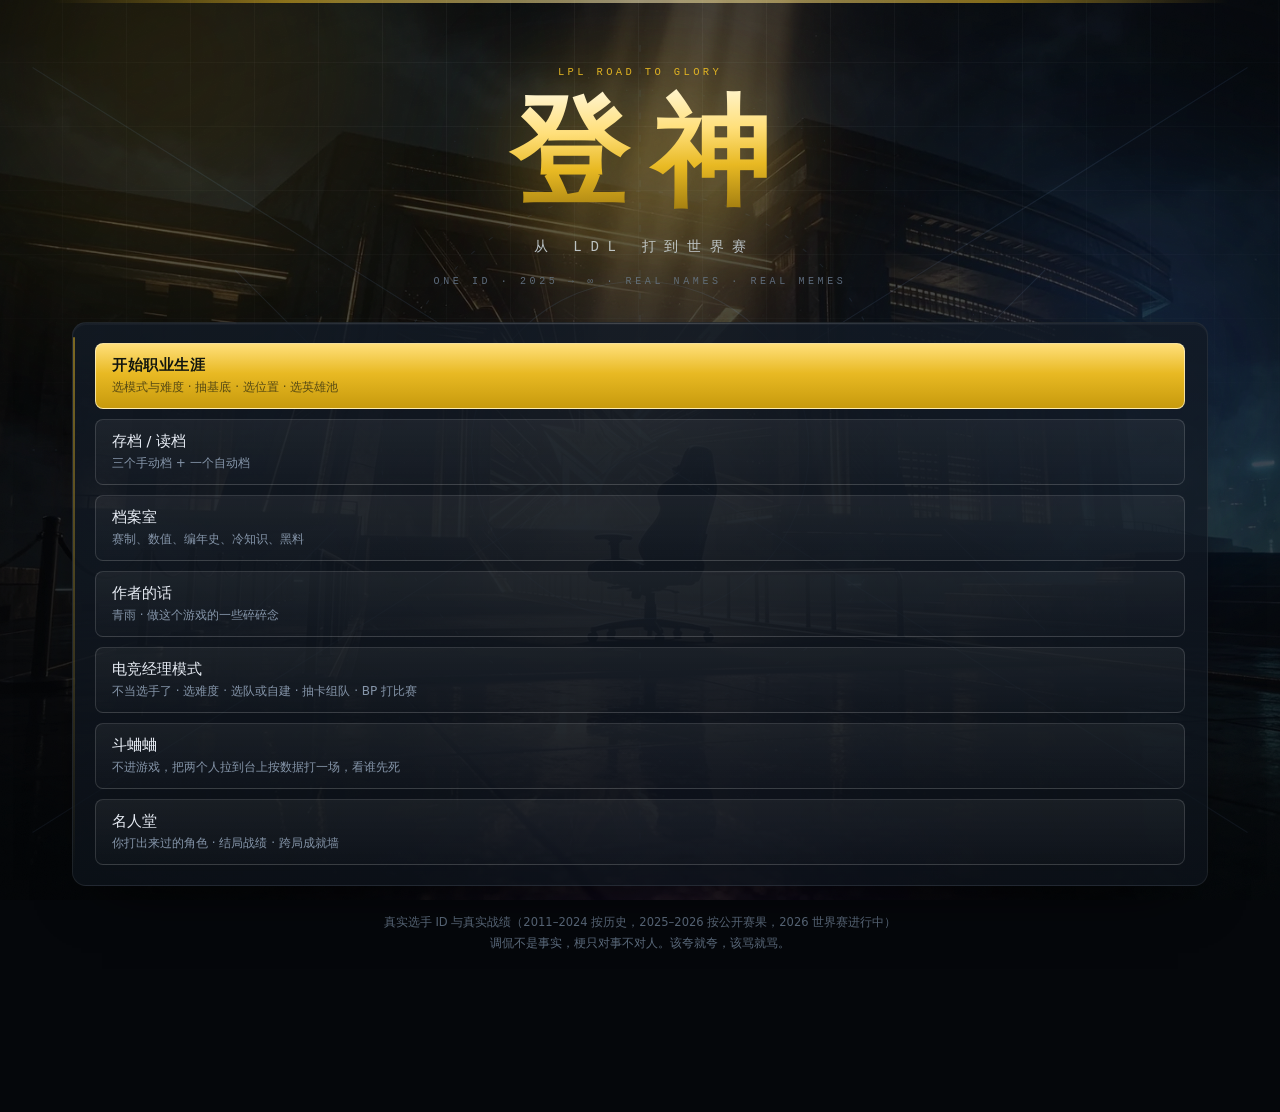
<file: index.html>
﻿<!DOCTYPE html><html lang="zh-CN"><head><meta charset="utf-8"><meta name="viewport" content="width=device-width, initial-scale=1, viewport-fit=cover"><title>登神 · 从 LDL 打上来</title><meta name="build" content="488f4a0924"><meta name="build" content="4.0.0"><meta name="description" content="一个英雄联盟职业生涯文字模拟游戏：从 LDL 打到世界赛，三年，也可以一直打下去。"><meta name="theme-color" content="#0b0f16"><meta name="color-scheme" content="dark"><meta name="format-detection" content="telephone=no"><meta name="apple-mobile-web-app-capable" content="yes"><meta name="apple-mobile-web-app-status-bar-style" content="black-translucent"><meta name="apple-mobile-web-app-title" content="登神"><link rel="canonical" href="https://qingyu107.github.io/dengshen/"><link rel="icon" type="image/png" sizes="512x512" href="favicon.png"><link rel="icon" type="image/png" sizes="192x192" href="icon-192.png"><link rel="icon" type="image/png" sizes="32x32" href="favicon-32.png"><link rel="apple-touch-icon" href="apple-touch-icon.png"><meta property="og:type" content="website"><meta property="og:site_name" content="登神"><meta property="og:locale" content="zh_CN"><meta property="og:title" content="登神 · 从 LDL 打上来"><meta property="og:description" content="一个英雄联盟职业生涯文字模拟游戏：从 LDL 打到世界赛，三年，也可以一直打下去。"><meta property="og:url" content="https://qingyu107.github.io/dengshen/"><meta property="og:image" content="https://qingyu107.github.io/dengshen/og.png"><meta property="og:image:width" content="1200"><meta property="og:image:height" content="630"><meta property="og:image:alt" content="登神 · 英雄联盟职业生涯文字模拟"><meta name="twitter:card" content="summary_large_image"><meta name="twitter:title" content="登神 · 从 LDL 打上来"><meta name="twitter:description" content="一个英雄联盟职业生涯文字模拟游戏：从 LDL 打到世界赛，三年，也可以一直打下去。"><meta name="twitter:image" content="https://qingyu107.github.io/dengshen/og.png"><link rel="stylesheet" href="css/style.css?v=488f4a0924">
<link rel="stylesheet" href="css/cockfight.css?v=488f4a0924"></head><body><!-- 背景层：光晕 / 网格 / 手绘峡谷线条 / 颗粒 / 暗角 --><div class="bg" aria-hidden="true"><div class="bg-photo" id="bgPhoto" aria-hidden="true"></div>  <div class="bg-aurora a1"></div>  <div class="bg-aurora a2"></div>  <div class="bg-aurora a3"></div>  <div class="bg-grid"></div>  <svg class="bg-rift" viewBox="0 0 1200 800" preserveAspectRatio="xMidYMid slice">    <g fill="none" stroke="currentColor" stroke-width="1">      <path d="M60 740 L1140 60"/>      <path d="M60 60 L1140 740"/>      <path d="M600 40 L600 760" stroke-dasharray="6 14"/>      <path d="M60 400 L1140 400" stroke-dasharray="2 18"/>      <circle cx="600" cy="400" r="150"/>      <circle cx="600" cy="400" r="230" stroke-dasharray="4 16"/>      <circle cx="600" cy="400" r="320" stroke-dasharray="1 22"/>      <path d="M240 240 L330 330 M960 240 L870 330 M240 560 L330 470 M960 560 L870 470"/>    </g>  </svg>  <div class="bg-noise"></div>  <div class="bg-vignette"></div></div><div id="app"></div><div id="dock" class="hidden"></div><div id="toast"></div><script src="js/art.js?v=488f4a0924"></script><script src="js/data/heroes.js?v=488f4a0924"></script><script src="js/data/hero_ctr.js?v=488f4a0924"></script><script src="js/data/teams.js?v=488f4a0924"></script><script src="js/data/players.js?v=488f4a0924"></script>
<script src="js/data/lck.js?v=488f4a0924"></script><script src="js/data/chronicle.js?v=488f4a0924"></script><script src="js/data/events.js?v=488f4a0924"></script><script src="js/data/events_pos.js?v=488f4a0924"></script><script src="js/data/events_star.js?v=488f4a0924"></script><script src="js/data/events_expand.js?v=488f4a0924"></script><script src="js/data/events_story.js?v=488f4a0924"></script>
<script src="js/data/events_v3.js?v=488f4a0924"></script><script src="js/data/events_lpl.js?v=488f4a0924"></script>
<script src="js/data/events_lck.js?v=488f4a0924"></script><script src="js/data/nodes.js?v=488f4a0924"></script><script src="js/data/memes.js?v=488f4a0924"></script><script src="js/data/endless.js?v=488f4a0924"></script><script src="js/data/bases2.js?v=488f4a0924"></script><script src="js/data/talents.js?v=488f4a0924"></script><script src="js/data/talents_v4.js?v=488f4a0924"></script><script src="js/data/hot.js?v=488f4a0924"></script><script src="js/data/danmaku.js?v=488f4a0924"></script><script src="js/data/danmaku_live.js?v=488f4a0924"></script><script src="js/data/trash.js?v=488f4a0924"></script><script src="js/data/shop.js?v=488f4a0924"></script><script src="js/data/terms.js?v=488f4a0924"></script><script src="js/data/flavor.js?v=488f4a0924"></script>
<script src="js/data/achievements.js?v=488f4a0924"></script><script src="js/data/glossary.js?v=488f4a0924"></script>
<script src="js/data/tutorial.js?v=488f4a0924"></script><script src="js/data/changelog.js?v=488f4a0924"></script><script src="js/data/gossip.js?v=488f4a0924"></script><script src="js/data/bigevent.js?v=488f4a0924"></script><script src="js/data/bar.js?v=488f4a0924"></script><script src="js/data/manager.js?v=488f4a0924"></script>
<script src="js/data/card_meta.js?v=488f4a0924"></script><script src="js/audio.js?v=488f4a0924"></script><script src="js/match.js?v=488f4a0924"></script>
<script src="js/cockfight.js?v=488f4a0924"></script><script src="js/manager.js?v=488f4a0924"></script><script src="js/data/talk.js?v=488f4a0924"></script>
  <script src="js/data/moments.js?v=488f4a0924"></script><script src="js/engine.js?v=488f4a0924"></script><script src="js/live.js?v=488f4a0924"></script><script src="js/fx.js?v=488f4a0924"></script><script src="js/ui.js?v=488f4a0924"></script><script src="js/ui_mgr.js?v=488f4a0924"></script></body></html>
</file>
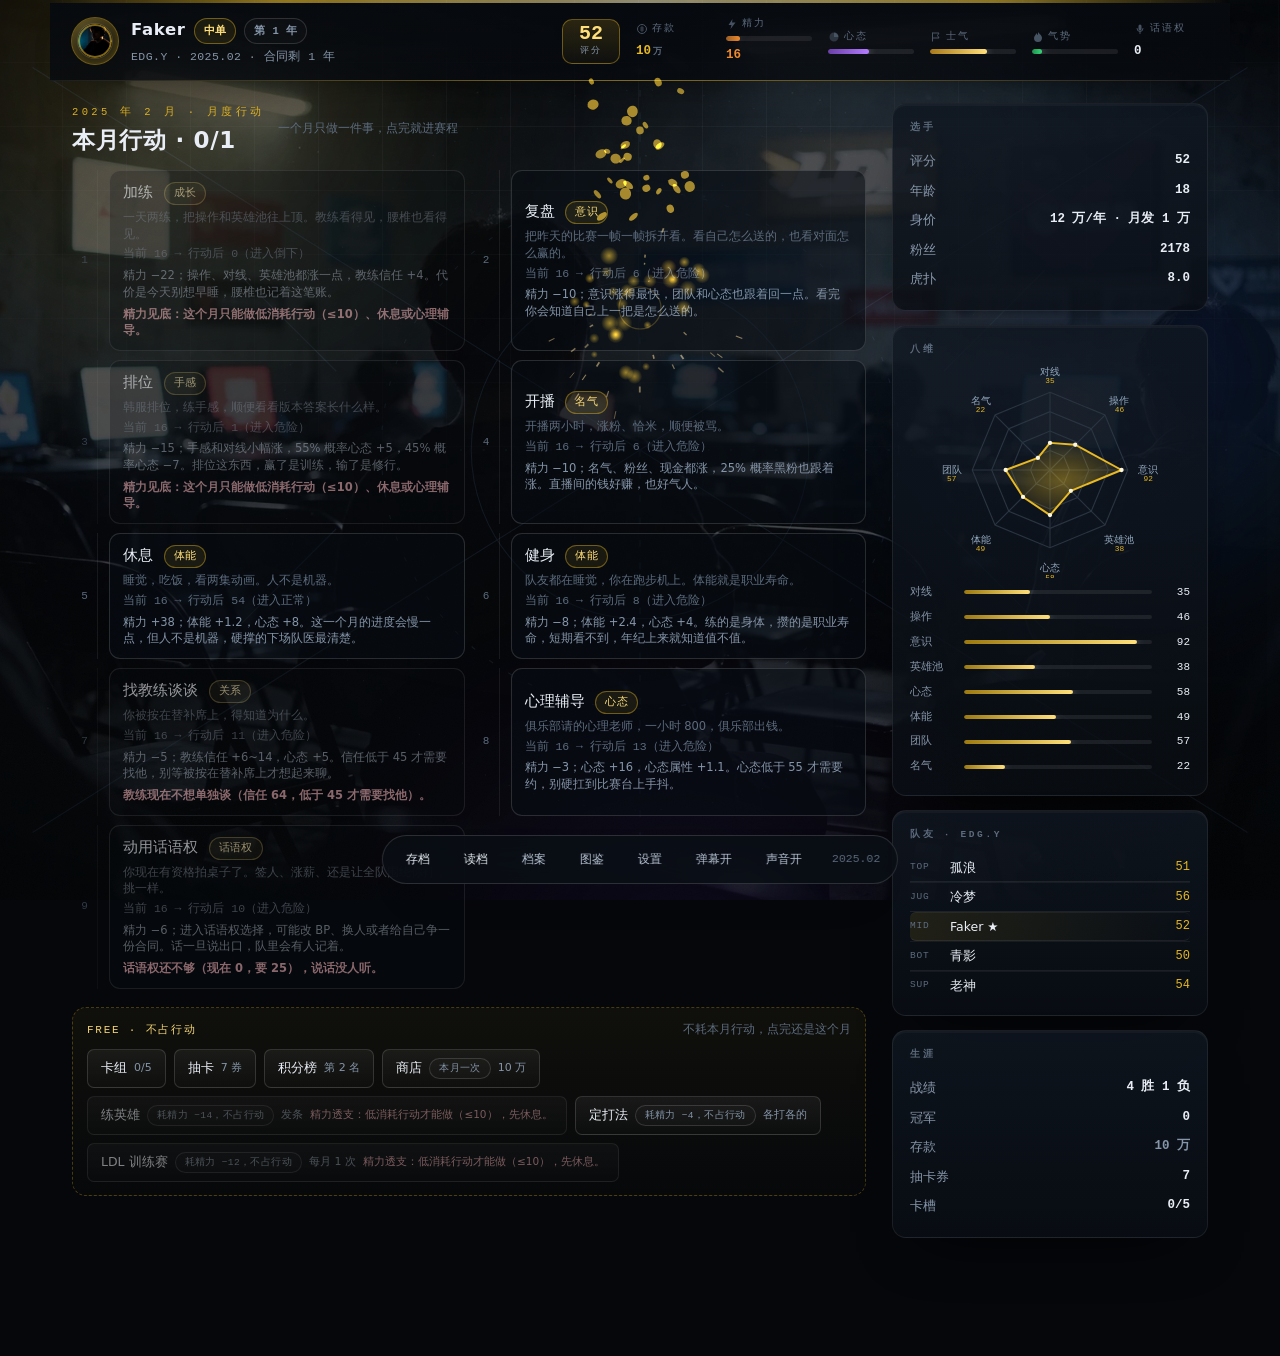
<file: preview.html>
﻿<!DOCTYPE html><html lang="zh-CN"><head><meta charset="utf-8"><meta name="viewport" content="width=device-width, initial-scale=1, viewport-fit=cover"><title>登神 · 预览</title><link rel="stylesheet" href="css/style.css?v=488f4a0924">
<link rel="stylesheet" href="css/cockfight.css?v=488f4a0924"></head><body><div class="bg" aria-hidden="true"><div class="bg-photo" id="bgPhoto" aria-hidden="true"></div>  <div class="bg-aurora a1"></div>  <div class="bg-aurora a2"></div>  <div class="bg-aurora a3"></div>  <div class="bg-grid"></div>  <svg class="bg-rift" viewBox="0 0 1200 800" preserveAspectRatio="xMidYMid slice">    <g fill="none" stroke="currentColor" stroke-width="1">      <path d="M60 740 L1140 60"/>      <path d="M60 60 L1140 740"/>      <path d="M600 40 L600 760" stroke-dasharray="6 14"/>      <path d="M60 400 L1140 400" stroke-dasharray="2 18"/>      <circle cx="600" cy="400" r="150"/>      <circle cx="600" cy="400" r="230" stroke-dasharray="4 16"/>      <circle cx="600" cy="400" r="320" stroke-dasharray="1 22"/>      <path d="M240 240 L330 330 M960 240 L870 330 M240 560 L330 470 M960 560 L870 470"/>    </g>  </svg>  <div class="bg-noise"></div>  <div class="bg-vignette"></div></div><div id="app"></div><div id="dock" class="hidden"></div><div id="toast"></div><script src="js/art.js?v=488f4a0924"></script><script src="js/data/heroes.js?v=488f4a0924"></script><script src="js/data/hero_ctr.js?v=488f4a0924"></script><script src="js/data/teams.js?v=488f4a0924"></script><script src="js/data/players.js?v=488f4a0924"></script>
<script src="js/data/lck.js?v=488f4a0924"></script><script src="js/data/chronicle.js?v=488f4a0924"></script><script src="js/data/events.js?v=488f4a0924"></script><script src="js/data/events_pos.js?v=488f4a0924"></script><script src="js/data/events_star.js?v=488f4a0924"></script><script src="js/data/events_expand.js?v=488f4a0924"></script><script src="js/data/events_story.js?v=488f4a0924"></script>
<script src="js/data/events_v3.js?v=488f4a0924"></script>
<script src="js/data/events_lck.js?v=488f4a0924"></script><script src="js/data/nodes.js?v=488f4a0924"></script><script src="js/data/memes.js?v=488f4a0924"></script><script src="js/data/endless.js?v=488f4a0924"></script><script src="js/data/bases2.js?v=488f4a0924"></script><script src="js/data/talents.js?v=488f4a0924"></script><script src="js/data/talents_v4.js?v=488f4a0924"></script><script src="js/data/hot.js?v=488f4a0924"></script><script src="js/data/danmaku.js?v=488f4a0924"></script><script src="js/data/danmaku_live.js?v=488f4a0924"></script><script src="js/data/trash.js?v=488f4a0924"></script><script src="js/data/shop.js?v=488f4a0924"></script><script src="js/data/terms.js?v=488f4a0924"></script><script src="js/data/flavor.js?v=488f4a0924"></script>
<script src="js/data/achievements.js?v=488f4a0924"></script><script src="js/data/glossary.js?v=488f4a0924"></script>
<script src="js/data/tutorial.js?v=488f4a0924"></script><script src="js/data/changelog.js?v=488f4a0924"></script><script src="js/data/gossip.js?v=488f4a0924"></script><script src="js/data/bigevent.js?v=488f4a0924"></script><script src="js/data/bar.js?v=488f4a0924"></script><script src="js/data/manager.js?v=488f4a0924"></script>
<script src="js/data/card_meta.js?v=488f4a0924"></script><script src="js/audio.js?v=488f4a0924"></script><script src="js/match.js?v=488f4a0924"></script>
<script src="js/cockfight.js?v=488f4a0924"></script><script src="js/data/talk.js?v=488f4a0924"></script>
  <script src="js/data/moments.js?v=488f4a0924"></script><script src="js/engine.js?v=488f4a0924"></script><script src="js/live.js?v=488f4a0924"></script><script src="js/fx.js?v=488f4a0924"></script><script src="js/ui.js?v=488f4a0924"></script><script>/* 仅用于截图预览：把游戏驱动到指定场景后停住 */(function () {  const app = document.getElementById("app");  const q = new URLSearchParams(location.search);  const target = q.get("scene") || "menu";  const mode = q.get("mode") || "three";  const diff = q.get("diff") || "normal";  const steps = Number(q.get("steps") || 0);  function el(act, i, v) {    const nodes = [].slice.call(document.querySelectorAll('[data-act="' + act + '"]'));    return nodes.filter(n =>      (i === undefined || i === null || n.dataset.i === String(i)) &&      (v === undefined || v === null || n.dataset.v === String(v))    )[0] || nodes[0];  }  function c(act, i, v) {    const n = el(act, i, v);    if (!n) return false;    n.dispatchEvent(new MouseEvent("click", { bubbles: true, cancelable: true, view: window }));    return true;  }  window.__c = c;  if (target !== "menu" && target.indexOf("menu:") !== 0) {    c("tab", null, "diff");    c("setmode", null, mode);    c("setdiff", null, diff);    c("start");  } else if (target.indexOf("menu:") === 0) {    c("tab", null, target.slice(5));  }  if (q.get("noanim")) {    const st = document.createElement("style");    st.textContent = "*:not(.dm):not(.dm *){animation:none!important;transition:none!important} .fade-in{opacity:1!important;transform:none!important}";    document.head.appendChild(st);  }  let guard = 0;  while (app.dataset.scene !== target && guard++ < 3000) {    document.title = "shot:" + (app.dataset.scene || "?") + " " + guard;    const t = app.dataset.scene;    if (t === "menu" && target !== "menu") { c("tab", null, "diff"); c("start"); continue; }    if (t === "create_name") { const i = document.getElementById("nameInput"); if (i) i.value = "Faker"; c("name-ok"); continue; }    if (t === "create_base") { c("pick", 0); continue; }    if (t === "create_pos") { c("choose", null, "MID"); continue; }    if (t === "create_pool") { c("pick", 0); continue; }    if (t === "create_origin") { c("pick", 0); continue; }    if (t === "create_card") { c("choose", 0); continue; }    if (t === "transfer" && target === "retire") { c("choose", -1, "retire"); continue; }    if (t === "result" || t === "matchday" || t === "duelResult" || t === "swissResult" || t === "monthend" || t === "draw" || t === "ending") { c("choose", 0); continue; }    if (t === "action" && target === "event") { c("choose", 0); continue; }    if (t === "action" && (target === "deck" || target === "gacha" || target === "standings")) { const kw = target === "deck" ? "卡槽" : target === "gacha" ? "抽卡" : "排名"; const fb = [].slice.call(document.querySelectorAll("[data-act=\u0022choose\u0022][data-v=\u0022free\u0022]")).filter(x => x.textContent.indexOf(kw) >= 0)[0]; if (fb) { fb.dispatchEvent(new MouseEvent("click", { bubbles: true })); continue; } }    if (t === "action" || t === "event" || t === "duel" || t === "voice" || t === "retire" || t === "card" || t === "transfer") { c("choose", 0); continue; }    if (c("choose", 0)) continue;    if (c("next", 0)) continue;    if (c("pick", 0)) continue;    if (c("confirm", 0)) continue;    if (c("start", 0)) continue;    if (c("tab", 0)) continue;    break;  }  for (let k = 0; k < steps; k++) { const t = app.dataset.scene; if (t === "action" || t === "event") c("choose", 0); else c("choose", 0); }  const after = Number(q.get("after") || 0);  for (let k = 0; k < after; k++) c("choose", 0);  if (q.get("cxtab")) c("codex-tab", null, q.get("cxtab"));if (q.get("nodm")) {    const st2 = document.createElement("style");    st2.textContent = "#danmaku{display:none!important}";    document.head.appendChild(st2);  }  if (q.get("dmfreeze")) {    window.__dmKeep = true;    const freeze = () => {      const room = document.getElementById("danmaku");      if (!room) return;      const kids = [...room.children];      while (kids.length > 5) kids.shift().remove();      kids.forEach((el, i) => {        const band = i % 2 === 0 ? [0, 4] : [73, 85];        el.style.animation = "none";        el.style.transform = "none";        el.style.opacity = "1";        el.style.left = (3 + Math.random() * 46).toFixed(1) + "%";        el.style.top = (band[0] + Math.random() * (band[1] - band[0])).toFixed(1) + "%";      });    };    setTimeout(freeze, 1200);    setInterval(freeze, 700);  }  if (q.get("probe")) { const b = document.body, ap = document.getElementById("app"); let worst = null, max = -1; document.querySelectorAll("#app *").forEach(function (el) { const r = el.getBoundingClientRect(); if (r.right > max) { max = r.right; worst = el; } }); const w2 = worst ? (worst.className || worst.tagName) : "-"; document.title = "probe w" + window.innerWidth + " sw" + b.scrollWidth + " app" + Math.round(ap.getBoundingClientRect().width) + " max" + Math.round(max) + " el:" + String(w2).slice(0, 60); }  document.body.setAttribute("data-shot", app.dataset.scene || "?");})();</script></body></html>
</file>
<file: css/style.css>
﻿/* =========================================================
   《登神》样式表 —— 纯手写，无外部资源
   深空黑 + 冠军金 + 数据青；面板玻璃化，背景为手绘峡谷线稿
   ========================================================= */

:root {
  --bg: #05070b;
  --bg-2: #080c12;
  --ink: #e9eef6;
  --ink-2: #b9c6d6;
  --dim: #8595a9;
  --dim-2: #5c6b7d;
  --line: rgba(255, 255, 255, .075);
  --line-2: rgba(255, 255, 255, .14);
  --gold: #e8b923;
  --gold-2: #ffdf7a;
  --gold-3: #8a6708;
  --cyan: #4cc2ff;
  --red: #ff4d5e;
  --green: #37d67a;
  --purple: #b47cff;
  --panel: rgba(13, 19, 27, .78);
  --panel-2: rgba(18, 26, 37, .86);
  --mono: "JetBrains Mono", "Cascadia Mono", "SFMono-Regular", Consolas, "Sarasa Mono SC", monospace;
  --sans: "PingFang SC", "HarmonyOS Sans SC", "Microsoft YaHei UI", "Microsoft YaHei", "Noto Sans SC", system-ui, sans-serif;
  --r-sm: 8px;
  --r: 14px;
  --r-lg: 20px;
  --shadow: 0 24px 60px -30px #000, 0 2px 0 rgba(255, 255, 255, .03) inset;
}

* { box-sizing: border-box; -webkit-tap-highlight-color: transparent; }
html, body { height: 100%; }
body {
  margin: 0;
  color: var(--ink);
  font-family: var(--sans);
  font-size: 15px;
  line-height: 1.72;
  background: var(--bg);
  overflow-x: hidden;
  -webkit-font-smoothing: antialiased;
  text-rendering: optimizeLegibility;
}
::-webkit-scrollbar { width: 10px; height: 10px; }
::-webkit-scrollbar-track { background: #05070b; }
::-webkit-scrollbar-thumb { background: #1d2733; border-radius: 6px; border: 2px solid #05070b; }
::-webkit-scrollbar-thumb:hover { background: #2a3848; }
::selection { background: rgba(232, 185, 35, .28); color: #fff; }

/* ---------------- 背景 ---------------- */
.bg { position: fixed; inset: 0; z-index: 0; pointer-events: none; overflow: hidden; }
.bg::before {
  content: "; position: absolute; left: 50%; top: -180px; transform: translateX(-50%);
  width: 900px; height: 420px; border-radius: 50%;
  background: radial-gradient(ellipse at 50% 0%, rgba(232, 185, 35, .16), transparent 68%);
  filter: blur(40px);
}
.bg::after {
  content: "; position: absolute; left: -6vw; bottom: -22vh;
  width: 58vw; height: 46vh; border-radius: 50%;
  background: radial-gradient(circle, rgba(211, 58, 58, .13), transparent 66%);
  filter: blur(80px);
}
.bg-aurora {
  position: absolute; border-radius: 50%; filter: blur(90px); opacity: .72;
  will-change: transform;
}
.bg-aurora.a1 {
  width: 62vw; height: 62vw; left: -18vw; top: -26vw;
  background: radial-gradient(circle, rgba(232, 185, 35, .27), transparent 62%);
  animation: drift1 46s ease-in-out infinite alternate;
}
.bg-aurora.a2 {
  width: 54vw; height: 54vw; right: -16vw; top: 4vh;
  background: radial-gradient(circle, rgba(52, 130, 255, .26), transparent 64%);
  animation: drift2 58s ease-in-out infinite alternate;
}
.bg-aurora.a3 {
  width: 70vw; height: 46vw; left: 18vw; bottom: -30vw;
  background: radial-gradient(circle, rgba(120, 60, 220, .21), transparent 66%);
  animation: drift3 70s ease-in-out infinite alternate;
}
@keyframes drift1 { to { transform: translate3d(6vw, 4vh, 0) scale(1.12); } }
@keyframes drift2 { to { transform: translate3d(-7vw, 6vh, 0) scale(1.08); } }
@keyframes drift3 { to { transform: translate3d(4vw, -6vh, 0) scale(1.15); } }

.bg-grid {
  position: absolute; inset: -2px;
  background-image:
    linear-gradient(rgba(255, 255, 255, .04) 1px, transparent 1px),
    linear-gradient(90deg, rgba(255, 255, 255, .04) 1px, transparent 1px);
  background-size: 64px 64px, 64px 64px;
  mask-image: radial-gradient(120% 90% at 50% 0%, #000 10%, transparent 78%);
  -webkit-mask-image: radial-gradient(120% 90% at 50% 0%, #000 10%, transparent 78%);
}
.bg-rift {
  position: absolute; inset: 0; width: 100%; height: 100%;
  color: #86b0e0; opacity: .1;
}
.bg-noise {
  position: absolute; inset: 0; opacity: .05; mix-blend-mode: overlay;
  background-image: url("data:image/svg+xml;utf8,<svg xmlns='http://www.w3.org/2000/svg' width='140' height='140'><filter id='n'><feTurbulence type='fractalNoise' baseFrequency='0.9' numOctaves='3' stitchTiles='stitch'/></filter><rect width='140' height='140' filter='url(%23n)' opacity='0.55'/></svg>");
}
.bg-vignette {
  position: absolute; inset: 0;
  background: radial-gradient(120% 100% at 50% 40%, transparent 38%, rgba(0, 0, 0, .55) 100%);
}

/* ---------------- 版面骨架 ---------------- */
#app {
  position: relative; z-index: 1;
  max-width: 1180px; margin: 0 auto;
  padding: 0 22px 96px;
  min-height: 100vh; min-height: 100dvh;
}
#app::before {
  content: ""; display: block; height: 3px; margin: 0 -22px 0;
  background: linear-gradient(90deg, transparent, var(--gold) 20%, #fff2c0 50%, var(--gold) 80%, transparent);
  opacity: .55;
}

.console { display: grid; grid-template-columns: minmax(0, 1fr) 316px; gap: 26px; align-items: start; }
.console.solo { grid-template-columns: minmax(0, 1fr); }
.stage { min-width: 0; display: flex; flex-direction: column; justify-content: center; min-height: calc(100vh - 236px); }
.side { position: sticky; top: 86px; display: grid; gap: 14px; }

@media (max-width: 1040px) {
  .console { grid-template-columns: minmax(0, 1fr); }
  .side { position: static; grid-template-columns: repeat(2, minmax(0, 1fr)); }
  .side .side-wide { grid-column: 1 / -1; }
}
@media (max-width: 680px) {
  .side { grid-template-columns: minmax(0, 1fr); }
  #app { padding: 0 14px 92px; }
}

/* ---------------- 顶栏 HUD ---------------- */
#topbar {
  position: sticky; top: 0; z-index: 30;
  margin: 0 -22px 22px; padding: 13px 22px;
  background: linear-gradient(180deg, rgba(7, 10, 15, .96), rgba(7, 10, 15, .82));
  backdrop-filter: blur(16px) saturate(140%);
  border-bottom: 1px solid var(--line);
  box-shadow: 0 18px 40px -30px #000;
}
#topbar::after {
  content: ""; position: absolute; left: 0; right: 0; bottom: -1px; height: 1px;
  background: linear-gradient(90deg, transparent, rgba(232, 185, 35, .5), transparent);
}
#topbar .who { display: flex; align-items: center; gap: 13px; min-width: 0; }
#topbar .avatar-ring {
  width: 46px; height: 46px; border-radius: 50%; flex: 0 0 46px;
  display: grid; place-items: center; position: relative;
  background: radial-gradient(circle at 30% 20%, rgba(255, 223, 122, .22), rgba(232, 185, 35, .04) 60%);
  box-shadow: 0 0 0 1px rgba(232, 185, 35, .45), 0 0 24px -6px rgba(232, 185, 35, .5) inset;
}
#topbar .name { font-weight: 900; font-size: 16.5px; letter-spacing: .04em; display: flex; align-items: center; gap: 8px; }
#topbar .who-sub { font-size: 11.5px; color: var(--dim); font-family: var(--mono); letter-spacing: .04em; margin-top: 2px; }
#topbar .stats { display: flex; gap: 16px; flex-wrap: wrap; align-items: center; }
#topbar .hud-meters { display: flex; gap: 16px; align-items: center; flex-wrap: wrap; }
#topbar .hud-item { display: grid; gap: 4px; min-width: 74px; }
#topbar .hud-item .lb { font-family: var(--mono); font-size: 9.5px; letter-spacing: .22em; color: var(--dim-2); text-transform: uppercase; }
#topbar .hud-item .vl { font-family: var(--mono); font-size: 12.5px; color: var(--ink); font-weight: 700; }
#topbar .ovr-badge {
  display: grid; place-items: center; min-width: 58px; padding: 4px 10px;
  border-radius: 10px; border: 1px solid rgba(232, 185, 35, .4);
  background: linear-gradient(180deg, rgba(232, 185, 35, .16), rgba(232, 185, 35, .04));
}
#topbar .ovr-badge b { font-family: var(--mono); font-size: 20px; line-height: 1; color: var(--gold-2); }
#topbar .ovr-badge span { font-family: var(--mono); font-size: 8.5px; letter-spacing: .26em; color: var(--dim); }

.bar { height: 5px; background: rgba(255, 255, 255, .08); border-radius: 4px; overflow: hidden; width: 86px; position: relative; }
.bar > i {
  display: block; height: 100%; width: 0; border-radius: 4px;
  background: linear-gradient(90deg, #9c7a10, var(--gold-2));
  transition: width .5s cubic-bezier(.2, .8, .2, 1);
  box-shadow: 0 0 10px -1px currentColor;
}
.bar.hp > i { background: linear-gradient(90deg, #1f8f4d, var(--green)); }
.bar.en > i { background: linear-gradient(90deg, #1e6f9c, var(--cyan)); }
.bar.mo > i { background: linear-gradient(90deg, #6a3fa8, var(--purple)); }
.bar.hi > i { background: linear-gradient(90deg, #a8791a, var(--gold-2)); }

/* ---------------- 基础文字 ---------------- */
.hidden { display: none !important; }
.mono { font-family: var(--mono); }
.dim { color: var(--dim); }
.center { text-align: center; }
.right { text-align: right; }
.row { display: flex; gap: 10px; align-items: center; }
.between { display: flex; justify-content: space-between; align-items: center; gap: 14px; }
.wrap { flex-wrap: wrap; }
.grow { flex: 1; }

h1, h2, h3 { margin: 0; line-height: 1.22; font-weight: 900; letter-spacing: .02em; }
h1 { font-size: 36px; }
h2 { font-size: 23px; letter-spacing: .03em; }
h3 { font-size: 16.5px; }
p { margin: 9px 0; }

.kicker {
  font-family: var(--mono); font-size: 10.5px; letter-spacing: .32em;
  color: var(--gold); text-transform: uppercase; opacity: .95;
}
.scene-tag { font-family: var(--mono); font-size: 10.5px; letter-spacing: .3em; color: var(--gold); text-transform: uppercase; }
.small-note { font-size: 11.5px; color: var(--dim-2); line-height: 1.6; }
.divider { height: 1px; background: linear-gradient(90deg, transparent, var(--line-2), transparent); margin: 16px 0; }

/* ---------------- 面板 ---------------- */
.panel {
  position: relative;
  background: linear-gradient(180deg, var(--panel-2), var(--panel));
  border: 1px solid var(--line);
  border-radius: var(--r);
  padding: 20px 22px;
  box-shadow: var(--shadow);
  backdrop-filter: blur(10px);
  overflow: hidden;
}
.panel::before {
  content: ""; position: absolute; left: 0; right: 0; top: 0; height: 1px;
  background: linear-gradient(90deg, transparent, rgba(255, 255, 255, .16), transparent);
}
.panel::after {
  content: ""; position: absolute; left: 0; top: 14px; bottom: 14px; width: 2px;
  border-radius: 2px; background: linear-gradient(180deg, var(--gold), transparent);
  opacity: .5;
}
.panel + .panel { margin-top: 16px; }
.panel.flat { padding: 14px 16px; }
.panel.tight { padding: 13px 16px; }
.panel.tight::after, .panel.flat::after { display: none; }

/* 结果色条 */
.result-win::after { background: linear-gradient(180deg, var(--green), transparent); }
.result-lose::after, .result-bad::after { background: linear-gradient(180deg, var(--red), transparent); }
.result-info::after { background: linear-gradient(180deg, var(--cyan), transparent); }
.result-story::after { background: linear-gradient(180deg, var(--gold), transparent); }

/* ---------------- 按钮 ---------------- */
.btn {
  appearance: none; cursor: pointer; font-family: var(--sans); font-size: 14.5px;
  color: var(--ink); background: linear-gradient(180deg, rgba(255, 255, 255, .055), rgba(255, 255, 255, .015));
  border: 1px solid var(--line-2); border-radius: var(--r-sm);
  padding: 12px 16px; width: 100%; text-align: left; position: relative;
  transition: transform .16s cubic-bezier(.2, .8, .2, 1), border-color .16s, background .16s, box-shadow .16s;
  overflow: hidden;
}
.btn:hover {
  border-color: rgba(232, 185, 35, .55); background: linear-gradient(180deg, rgba(232, 185, 35, .10), rgba(255, 255, 255, .02));
  transform: translateY(-1px); box-shadow: 0 12px 28px -20px var(--gold), 0 0 0 1px rgba(232, 185, 35, .08) inset;
}
.btn:active { transform: translateY(0) scale(.995); }
.btn:focus-visible { outline: 2px solid var(--gold); outline-offset: 2px; }
.btn:disabled { opacity: .38; cursor: not-allowed; transform: none; box-shadow: none; }
.btn.primary {
  background: linear-gradient(180deg, var(--gold-2), var(--gold) 46%, #c79a0d);
  color: #12160f; border-color: rgba(255, 240, 190, .8); font-weight: 900;
  letter-spacing: .04em;
}
.btn.primary::after {
  content: ""; position: absolute; top: 0; bottom: 0; left: -60%; width: 45%;
  background: linear-gradient(100deg, transparent, rgba(255, 255, 255, .65), transparent);
  transform: skewX(-18deg); transition: left .55s ease;
}
.btn.primary:hover::after { left: 120%; }
.btn.primary:hover { color: #000; box-shadow: 0 16px 34px -18px rgba(232, 185, 35, .9); }
.btn.ghost { background: transparent; border-color: var(--line); color: var(--ink-2); }
.btn.ghost:hover { color: #fff; }
.btn.small { width: auto; padding: 8px 14px; font-size: 12.5px; border-radius: 7px; }
.btn .tagline { display: block; font-size: 12px; color: var(--dim); margin-top: 4px; font-weight: 400; letter-spacing: 0; }
.btn.primary .tagline { color: rgba(20, 24, 12, .62); }
.btn.primary:hover .tagline { color: rgba(20, 24, 12, .8); }
.btn:hover .tagline { color: var(--ink-2); }
.btn.primary .tagline { color: rgba(24, 26, 16, .68); }

/* ---------------- 标签 ---------------- */
.chip {
  display: inline-flex; align-items: center; gap: 5px;
  font-family: var(--mono); font-size: 10.5px; letter-spacing: .04em;
  padding: 3px 9px; border-radius: 999px;
  border: 1px solid var(--line-2); color: var(--dim);
  background: rgba(255, 255, 255, .02); white-space: nowrap;
}
.chip.gold { color: var(--gold-2); border-color: rgba(232, 185, 35, .42); background: rgba(232, 185, 35, .09); }
.chip.red { color: #ff9aa4; border-color: rgba(255, 77, 94, .42); background: rgba(255, 77, 94, .10); }
.chip.blue { color: #9ddcff; border-color: rgba(76, 194, 255, .42); background: rgba(76, 194, 255, .10); }
.chip.green { color: #9bf0be; border-color: rgba(55, 214, 122, .42); background: rgba(55, 214, 122, .10); }
.chip.purple { color: #d9bfff; border-color: rgba(180, 124, 255, .42); background: rgba(180, 124, 255, .12); }

/* ---------------- 主菜单 ---------------- */
.menu-wrap { min-height: calc(100vh - 60px); display: flex; flex-direction: column; justify-content: center; gap: 26px; padding: 40px 0; }
.title-mark { position: relative; text-align: center; padding: 20px 0 6px; }
.title-mark::before {
  content: ""; position: absolute; left: 50%; top: 46%; transform: translate(-50%, -50%);
  width: 520px; height: 260px; border-radius: 50%;
  background: radial-gradient(circle, rgba(232, 185, 35, .20), transparent 66%);
  filter: blur(40px); pointer-events: none;
}
.title-mark h1 {
  position: relative;
  font-size: clamp(58px, 11vw, 118px); letter-spacing: .2em; text-indent: .2em;
  background: linear-gradient(178deg, #fffdf2 6%, var(--gold-2) 38%, var(--gold) 58%, #7c5d06 96%);
  -webkit-background-clip: text; background-clip: text; color: transparent;
  filter: drop-shadow(0 10px 40px rgba(232, 185, 35, .28));
}
.title-mark .sub {
  font-family: var(--mono); font-size: clamp(12px, 1.5vw, 14px);
  letter-spacing: .62em; color: var(--ink-2); margin-top: 10px; text-indent: .62em;
}
.title-mark .en { font-family: var(--mono); font-size: 10px; letter-spacing: .36em; color: var(--dim-2); margin-top: 14px; }
.menu-actions { display: grid; gap: 10px; }
.menu-foot { font-size: 11.5px; color: var(--dim-2); text-align: center; line-height: 1.8; }

/* 模式卡 */
.mode-row { display: grid; grid-template-columns: repeat(2, minmax(0, 1fr)); gap: 12px; }
@media (max-width: 700px) { .mode-row { grid-template-columns: 1fr; } }
.mode-card {
  cursor: pointer; padding: 16px 18px; border-radius: var(--r);
  border: 1px solid var(--line); background: rgba(255, 255, 255, .02);
  transition: .18s; position: relative; overflow: hidden;
}
.mode-card:hover { border-color: rgba(232, 185, 35, .5); transform: translateY(-2px); }
.mode-card.on {
  border-color: rgba(232, 185, 35, .75);
  background: linear-gradient(180deg, rgba(232, 185, 35, .14), rgba(232, 185, 35, .03));
  box-shadow: 0 18px 40px -28px var(--gold);
}
.mode-card .mt { font-weight: 900; font-size: 16px; display: flex; align-items: center; gap: 8px; }
.mode-card .md { font-size: 12.5px; color: var(--dim); margin-top: 6px; line-height: 1.65; }
.mode-card .mflag { font-family: var(--mono); font-size: 9.5px; letter-spacing: .24em; color: var(--gold); }

/* ---------------- 建档 ---------------- */
.base-grid { display: grid; grid-template-columns: repeat(auto-fit, minmax(250px, 1fr)); gap: 14px; }
@media (max-width: 900px) { .base-grid { grid-template-columns: repeat(2, minmax(0, 1fr)); } }
@media (max-width: 620px) { .base-grid { grid-template-columns: 1fr; } }
.base-card {
  position: relative; cursor: pointer; padding: 18px 17px 16px;
  border-radius: var(--r); border: 1px solid var(--line);
  background: linear-gradient(180deg, rgba(255, 255, 255, .045), rgba(255, 255, 255, .012));
  transition: transform .2s cubic-bezier(.2, .8, .2, 1), border-color .2s, box-shadow .2s;
  overflow: hidden;
}
.base-card::before {
  content: ""; position: absolute; inset: 0; opacity: 0; transition: opacity .25s;
  background: radial-gradient(120% 60% at 50% 0%, rgba(232, 185, 35, .16), transparent 62%);
}
.base-card:hover { border-color: rgba(232, 185, 35, .6); transform: translateY(-4px); box-shadow: 0 22px 44px -30px var(--gold); }
.base-card:hover::before { opacity: 1; }
.base-card h3 { font-size: 19px; margin-bottom: 3px; position: relative; }
.base-card .tag { font-family: var(--mono); font-size: 10px; color: var(--gold); letter-spacing: .18em; position: relative; }
.base-card p { font-size: 12.5px; color: var(--dim); line-height: 1.68; min-height: 62px; position: relative; }
.mini-stats { display: grid; grid-template-columns: 1fr 1fr; gap: 3px 12px; font-family: var(--mono); font-size: 11px; margin-top: 10px; position: relative; }
.mini-stats span { color: var(--dim-2); }
.mini-stats b { color: var(--ink); float: right; font-weight: 700; }
.mini-stats .hi { color: var(--gold); }

.pos-grid { display: grid; grid-template-columns: repeat(5, minmax(0, 1fr)); gap: 12px; }
@media (max-width: 820px) { .pos-grid { grid-template-columns: repeat(3, minmax(0, 1fr)); } }
@media (max-width: 560px) { .pos-grid { grid-template-columns: repeat(2, minmax(0, 1fr)); } }
.pos-card {
  cursor: pointer; text-align: center; padding: 20px 10px 16px;
  border-radius: var(--r); border: 1px solid var(--line);
  background: rgba(255, 255, 255, .022); transition: .18s;
}
.pos-card:hover { border-color: rgba(232, 185, 35, .55); background: rgba(232, 185, 35, .06); transform: translateY(-4px); }
.pos-card .ico { color: var(--gold); filter: drop-shadow(0 0 12px rgba(232, 185, 35, .45)); }
.pos-card .nm { font-weight: 900; margin-top: 8px; letter-spacing: .06em; }
.pos-card .ds { font-size: 11px; color: var(--dim); margin-top: 5px; line-height: 1.55; }

.pool-group {
  cursor: pointer; padding: 16px; border-radius: var(--r);
  border: 1px solid var(--line); background: rgba(255, 255, 255, .022);
  transition: .18s;
}
.pool-group:hover { border-color: rgba(232, 185, 35, .55); background: rgba(232, 185, 35, .05); transform: translateY(-2px); }
.hero-row { display: flex; align-items: center; gap: 10px; padding: 7px 0; border-bottom: 1px solid var(--line); }
.hero-row:last-child { border-bottom: 0; }
.hero-row .nm { flex: 1; font-size: 13.5px; }
.hero-row .pf { font-family: var(--mono); font-size: 12px; color: var(--gold); }
.hero-row .pf.low { color: var(--dim-2); }

/* 选手卡 */
.id-card { display: grid; grid-template-columns: 280px minmax(0, 1fr); gap: 26px; }
@media (max-width: 760px) { .id-card { grid-template-columns: 1fr; gap: 18px; } }
.id-card .left { text-align: center; padding-right: 22px; border-right: 1px solid var(--line); }
@media (max-width: 760px) { .id-card .left { border-right: 0; border-bottom: 1px solid var(--line); padding: 0 0 16px; } }
.id-card .big-name { font-size: 32px; font-weight: 900; letter-spacing: .06em; margin-top: 10px; }
.id-card .pos-label { color: var(--gold); font-family: var(--mono); font-size: 11px; letter-spacing: .34em; margin-top: 4px; }

/* ---------------- 事件 / 选项 ---------------- */
.story { font-size: 16.5px; line-height: 1.95; white-space: pre-wrap; color: #dfe7f1; }
.story em { color: var(--gold-2); font-style: normal; }
.quote {
  border-left: 2px solid rgba(232, 185, 35, .6); padding: 4px 0 4px 14px;
  color: var(--ink-2); font-style: italic; background: linear-gradient(90deg, rgba(232, 185, 35, .06), transparent);
  border-radius: 0 6px 6px 0;
}
.opts { display: grid; gap: 10px; margin-top: 18px; }
.opt { display: flex; gap: 11px; align-items: stretch; }
.opt .idx {
  font-family: var(--mono); font-size: 11px; color: var(--dim-2);
  width: 26px; flex: 0 0 26px; display: grid; place-items: center;
  border-right: 1px solid var(--line); padding-top: 0;
}
.opt .btn { flex: 1; }
.opt .cost { font-family: var(--mono); font-size: 11px; color: var(--dim); align-self: center; }

/* ---------------- 比赛 ---------------- */
.match-list { display: grid; gap: 8px; }
.match-row {
  display: flex; align-items: center; gap: 12px; padding: 10px 13px;
  border-radius: 10px; border: 1px solid var(--line);
  background: linear-gradient(180deg, rgba(255, 255, 255, .032), rgba(255, 255, 255, .008));
  font-family: var(--mono); font-size: 12.5px; transition: .15s;
}
.match-row:hover { border-color: var(--line-2); background: rgba(255, 255, 255, .05); }
.match-row .res { font-weight: 900; width: 30px; font-size: 13px; }
.match-row .res.w { color: var(--green); }
.match-row .res.l { color: var(--red); }
.match-row .gr {
  width: 24px; height: 24px; display: grid; place-items: center;
  border-radius: 7px; font-weight: 900; font-size: 11.5px; border: 1px solid var(--line-2);
}
.match-row .gr.S { color: #111; background: linear-gradient(180deg, var(--gold-2), var(--gold)); border-color: var(--gold); }
.match-row .gr.A { color: #9ddcff; border-color: rgba(76, 194, 255, .5); background: rgba(76, 194, 255, .1); }
.match-row .gr.B { color: var(--ink); }
.match-row .gr.C, .match-row .gr.D { color: #ff9aa4; border-color: rgba(255, 77, 94, .4); background: rgba(255, 77, 94, .08); }
.match-row .opp { flex: 1; color: var(--ink); }
.match-row .honor { color: var(--gold); font-size: 11.5px; }

.scoreboard { display: flex; align-items: center; justify-content: center; gap: 12px; font-family: var(--mono); }
.scoreboard .sc { font-size: 40px; font-weight: 900; line-height: 1; letter-spacing: -.02em; }
.scoreboard .sc.win { color: var(--green); text-shadow: 0 0 30px rgba(55, 214, 122, .35); }
.scoreboard .sc.lose { color: var(--red); text-shadow: 0 0 30px rgba(255, 77, 94, .3); }
.series-dots { display: flex; gap: 6px; align-items: center; }
.series-dots i { width: 26px; height: 7px; background: rgba(255, 255, 255, .09); border-radius: 4px; transition: .2s; }
.series-dots i.w { background: linear-gradient(90deg, #1e8a4c, var(--green)); box-shadow: 0 0 10px -2px var(--green); }
.series-dots i.l { background: linear-gradient(90deg, #8f2029, var(--red)); box-shadow: 0 0 10px -2px var(--red); }

/* 判定盒 */
.roll-box {
  font-family: var(--mono); text-align: center; padding: 16px; margin: 14px 0;
  border-radius: var(--r-sm); border: 1px dashed rgba(232, 185, 35, .3);
  background: radial-gradient(90% 100% at 50% 0%, rgba(232, 185, 35, .08), transparent 70%);
}
.roll-box .num { font-size: 46px; font-weight: 900; line-height: 1; }
.roll-box .num.ok { color: var(--green); }
.roll-box .num.no { color: var(--red); }
.roll-box .lbl { font-size: 10px; color: var(--dim); letter-spacing: .26em; margin-top: 6px; }

/* ---------------- 抽卡 ---------------- */
.draw-wrap { display: grid; grid-template-columns: repeat(auto-fit, minmax(216px, 296px)); justify-content: start; gap: 16px; perspective: 1400px; }
@media (max-width: 520px) { .draw-wrap { grid-template-columns: 1fr; } }
.card-flip { animation: flipIn .72s cubic-bezier(.2, .8, .2, 1) both; transform-style: preserve-3d; }
.card-flip:nth-child(2) { animation-delay: .1s; }
.card-flip:nth-child(3) { animation-delay: .2s; }
@keyframes flipIn { from { transform: rotateY(78deg) translateY(10px); opacity: 0; } to { transform: none; opacity: 1; } }
.card-face {
  position: relative; min-height: 306px; padding: 18px; border-radius: 12px;
  display: flex; flex-direction: column; overflow: hidden;
  border: 1px solid color-mix(in srgb, var(--rc, #9aa7b4) 55%, transparent);
  background:
    linear-gradient(165deg, rgba(255, 255, 255, .07), rgba(255, 255, 255, .012) 42%, rgba(0, 0, 0, .25)),
    radial-gradient(120% 70% at 50% -10%, var(--rc, #9aa7b4), transparent 62%),
    #0a0f15;
  box-shadow: 0 26px 50px -34px var(--rc, #000), 0 0 0 1px rgba(0, 0, 0, .4) inset;
}
.card-face::before {
  content: ""; position: absolute; inset: 0; opacity: .5; pointer-events: none;
  background: linear-gradient(115deg, transparent 30%, rgba(255, 255, 255, .16) 46%, transparent 58%);
  transform: translateX(-40%);
  animation: sheen 4.5s ease-in-out infinite;
}
@keyframes sheen { 0%, 62% { transform: translateX(-55%); } 92%, 100% { transform: translateX(55%); } }
.card-face .rar { font-family: var(--mono); font-size: 9.5px; letter-spacing: .3em; color: var(--rc, var(--dim)); text-transform: uppercase; }
.card-face .cname { font-size: 20px; font-weight: 900; line-height: 1.32; margin: 12px 0 6px; letter-spacing: .01em; }
.card-face .ctype { font-family: var(--mono); font-size: 9.5px; color: var(--dim); letter-spacing: .22em; text-transform: uppercase; }
.card-face .cdesc { font-size: 13.2px; color: #c6d2e0; line-height: 1.7; flex: 1; margin-top: 10px; }
.card-face .cflavor {
  font-size: 11.5px; color: var(--dim); font-style: italic;
  border-top: 1px solid var(--line); padding-top: 9px; margin-top: 10px;
}
.card-face .dup { position: absolute; top: 14px; right: 14px; font-family: var(--mono); font-size: 9px; color: var(--dim-2); letter-spacing: .1em; }

/* ---------------- 月末数据 ---------------- */
.stat-grid { display: grid; grid-template-columns: repeat(4, minmax(0, 1fr)); gap: 10px; }
@media (max-width: 720px) { .stat-grid { grid-template-columns: repeat(2, minmax(0, 1fr)); } }
.stat-cell {
  position: relative; padding: 12px 14px; border-radius: 11px;
  border: 1px solid var(--line);
  background: linear-gradient(170deg, rgba(255, 255, 255, .045), rgba(255, 255, 255, .01));
  overflow: hidden;
}
.stat-cell .k { font-family: var(--mono); font-size: 9.5px; letter-spacing: .22em; color: var(--dim-2); text-transform: uppercase; }
.stat-cell .v { font-family: var(--mono); font-size: 24px; font-weight: 900; line-height: 1.25; margin-top: 3px; }
.stat-cell .v.gold { color: var(--gold-2); text-shadow: 0 0 26px rgba(232, 185, 35, .45); }

/* ---------------- 转会 ---------------- */
.offer {
  cursor: pointer; padding: 16px 18px; border-radius: var(--r);
  border: 1px solid var(--line); background: rgba(255, 255, 255, .025);
  transition: .18s;
}
.offer:hover { border-color: rgba(232, 185, 35, .55); background: rgba(232, 185, 35, .05); transform: translateY(-2px); }

/* ---------------- 结局 ---------------- */
.ending-hero { position: relative; text-align: center; padding: 48px 0 26px; overflow: hidden; }
.ending-hero::before {
  content: ""; position: absolute; left: 50%; top: 44%; transform: translate(-50%, -50%);
  width: 640px; height: 340px; border-radius: 50%;
  background: radial-gradient(circle, rgba(232, 185, 35, .22), transparent 64%);
  filter: blur(46px);
}
.ending-hero .rank { position: relative; font-family: var(--mono); font-size: 11px; letter-spacing: .52em; color: var(--gold); }
.ending-hero h1 {
  position: relative; font-size: clamp(44px, 8.5vw, 84px); letter-spacing: .14em; text-indent: .14em; margin: 10px 0;
  background: linear-gradient(178deg, #fffdf2, var(--gold-2) 40%, var(--gold) 62%, #6f5305);
  -webkit-background-clip: text; background-clip: text; color: transparent;
  filter: drop-shadow(0 12px 40px rgba(232, 185, 35, .3));
}
.ending-hero .scene-tag { position: relative; letter-spacing: .28em; color: var(--ink-2); }

.timeline { position: relative; padding-left: 24px; margin-top: 12px; }
.timeline::before { content: ""; position: absolute; left: 6px; top: 6px; bottom: 8px; width: 1px; background: linear-gradient(180deg, var(--gold), rgba(232, 185, 35, .06)); }
.tl-item { position: relative; padding: 6px 0 12px; }
.tl-item::before {
  content: ""; position: absolute; left: -22px; top: 13px; width: 8px; height: 8px; border-radius: 50%;
  background: var(--bg); border: 1.5px solid var(--gold); box-shadow: 0 0 12px -1px rgba(232, 185, 35, .8);
}
.tl-item .t { font-family: var(--mono); font-size: 10.5px; color: var(--gold); letter-spacing: .14em; }
.tl-item .x { font-size: 14px; color: var(--ink); margin-top: 1px; }

/* ---------------- 底部操作栏 ---------------- */
#dock {
  position: fixed; left: 50%; bottom: calc(16px + env(safe-area-inset-bottom, 0px)); transform: translateX(-50%); z-index: 40;
  display: flex; gap: 6px; align-items: center; max-width: calc(100vw - 20px);
  padding: 7px 9px; border-radius: 999px;
  background: rgba(10, 14, 20, .86); backdrop-filter: blur(16px) saturate(150%);
  border: 1px solid var(--line-2); box-shadow: 0 20px 50px -24px #000;
}
#dock .btn { width: auto; padding: 7px 13px; font-size: 12px; border-radius: 999px; border-color: transparent; background: transparent; }
#dock .btn:hover { background: rgba(255, 255, 255, .07); transform: none; box-shadow: none; border-color: transparent; }
#dock .small-note { padding: 0 8px 0 4px; font-family: var(--mono); }

/* ---------------- 提示 ---------------- */
#toast {
  position: fixed; left: 50%; bottom: calc(84px + env(safe-area-inset-bottom, 0px)); transform: translateX(-50%) translateY(16px);
  padding: 10px 20px; border-radius: 999px; font-size: 13px;
  background: rgba(18, 25, 34, .96); border: 1px solid rgba(232, 185, 35, .55);
  color: var(--gold-2); box-shadow: 0 18px 40px -22px #000;
  opacity: 0; transition: .28s; pointer-events: none; z-index: 50; white-space: nowrap;
}
#toast.show { opacity: 1; transform: translateX(-50%) translateY(0); }

/* ---------------- 侧栏 ---------------- */
.side-card {
  padding: 16px 17px; border-radius: var(--r);
  border: 1px solid var(--line);
  background: linear-gradient(180deg, rgba(16, 23, 33, .82), rgba(10, 14, 20, .82));
  backdrop-filter: blur(10px); box-shadow: var(--shadow);
}
.side-card h4 {
  margin: 0 0 10px; font-family: var(--mono); font-size: 9.5px;
  letter-spacing: .28em; color: var(--dim-2); text-transform: uppercase; font-weight: 700;
}
.side-card .radar-box { display: grid; place-items: center; margin: -6px 0 2px; }
.side-stat { display: grid; grid-template-columns: 46px 1fr 30px; gap: 8px; align-items: center; font-family: var(--mono); font-size: 11px; padding: 3px 0; }
.side-stat span:first-child { color: var(--dim); }
.side-stat span:last-child { text-align: right; color: var(--ink); }
.side-stat .bar { width: 100%; height: 4px; }
.roster-row { display: grid; grid-template-columns: 30px 1fr 34px; gap: 8px; align-items: center; padding: 5px 0; font-size: 12.5px; border-bottom: 1px solid var(--line); }
.roster-row:last-child { border-bottom: 0; }
.roster-row .rp { font-family: var(--mono); font-size: 9.5px; color: var(--dim-2); letter-spacing: .08em; }
.roster-row .rn { overflow: hidden; text-overflow: ellipsis; white-space: nowrap; }
.roster-row .ro { font-family: var(--mono); font-size: 12px; color: var(--gold); text-align: right; }
.roster-row.me { background: linear-gradient(90deg, rgba(232, 185, 35, .10), transparent); border-radius: 6px; }
.side-kv { display: flex; justify-content: space-between; font-size: 12.5px; padding: 4px 0; color: var(--dim); }
.side-kv b { color: var(--ink); font-family: var(--mono); font-weight: 700; }

/* ---------------- 编年史 ---------------- */
.chron { display: grid; gap: 1px; margin: 10px 0; font-size: 12.5px; font-family: var(--mono); }
.chron-row {
  display: grid; grid-template-columns: 44px 128px 132px minmax(0, 1fr); gap: 10px;
  padding: 6px 8px; border-bottom: 1px solid var(--line); align-items: baseline; border-radius: 4px;
}
.chron-row:hover { background: rgba(255, 255, 255, .03); }
.chron-row .yr { color: var(--dim-2); }
.chron-row .ch { color: var(--gold); font-weight: 700; }
.chron-row .nt { color: var(--dim); font-family: var(--sans); font-size: 11.5px; }
@media (max-width: 720px) {
  .chron-row { grid-template-columns: 40px minmax(0, 1fr); }
  .chron-row .nt, .chron-row .en { display: none; }
}

/* ---------------- 动效 ---------------- */
.shake { animation: shake .44s cubic-bezier(.36, .07, .19, .97); }
@keyframes shake {
  0%, 100% { transform: translateX(0); }
  15% { transform: translateX(-8px) rotate(-.3deg); }
  35% { transform: translateX(7px) rotate(.3deg); }
  55% { transform: translateX(-4px); }
  75% { transform: translateX(3px); }
}
.glow-gold { text-shadow: 0 0 22px rgba(232, 185, 35, .7); }
.fade-in { animation: fadeUp .38s cubic-bezier(.2, .8, .2, 1) both; }
@keyframes fadeUp { from { opacity: 0; transform: translateY(10px); } to { opacity: 1; transform: none; } }
.pulse { animation: pulse 1.9s ease-in-out infinite; }
@keyframes pulse { 0%, 100% { opacity: .78; } 50% { opacity: 1; } }
.glow-gold, .pulse { will-change: opacity; }

@media (prefers-reduced-motion: reduce) {
  *, *::before, *::after { animation-duration: .001s !important; animation-iteration-count: 1 !important; transition-duration: .001s !important; }
}

/* ---------------- 比赛弹幕 ---------------- */
#danmaku { position: fixed; inset: 92px 0 104px 0; z-index: 26; pointer-events: none; overflow: hidden; }
.dm {
  position: absolute; left: 100%; white-space: nowrap;
  font-size: 14.5px; font-weight: 700; line-height: 1;
  color: #e6edf6; text-shadow: 0 1px 2px rgba(0, 0, 0, .95), 0 0 12px rgba(0, 0, 0, .85);
  opacity: 0; animation: dmFly linear forwards;
  will-change: transform, opacity;
  padding: 5px 11px; border-radius: 999px;
  background: rgba(5, 9, 15, .52);
  box-shadow: 0 2px 10px rgba(0, 0, 0, .35);
  backdrop-filter: blur(2px);
}
.dm .g {
  font-family: var(--mono); font-size: 9.5px; font-weight: 700; letter-spacing: .06em;
  margin-right: 6px; padding: 2px 5px; border-radius: 4px;
  border: 1px solid currentColor; opacity: .9;
}
@keyframes dmFly {
  0%   { transform: translate3d(0, 0, 0); opacity: 0; }
  5%   { opacity: 1; }
  88%  { opacity: .95; }
  100% { transform: translate3d(-190vw, 0, 0); opacity: 0; }
}
@media (prefers-reduced-motion: reduce) {
  #danmaku { display: none; }
}

/* ---------------- 抗压背锅吧 ---------------- */
.bar-thread { border-left: 2px solid rgba(255, 111, 111, .35); }
.bar-replies { display: grid; gap: 6px; }
.bar-reply {
  display: grid; grid-template-columns: 92px minmax(0, 1fr) 42px; gap: 8px;
  align-items: baseline; font-size: 12.5px; padding: 5px 8px; border-radius: 5px;
  background: rgba(255, 255, 255, .025);
}
.bar-reply .bar-user { font-family: var(--mono); font-size: 10.5px; color: var(--dim-2); overflow: hidden; text-overflow: ellipsis; white-space: nowrap; }
.bar-reply .bar-text { color: var(--ink); line-height: 1.65; }
.bar-reply .bar-up { text-align: right; font-family: var(--mono); color: var(--dim); font-size: 11px; }

/* ---------------- 手机 / 小屏 ---------------- */
@media (max-width: 860px) {
  .stage { min-height: 0; }
  .console { gap: 16px; }
  #danmaku { inset: 76px 0 96px 0; }
  .dm { font-size: 12px; }
  .dm .g { font-size: 8.5px; }
}
@media (max-width: 680px) {
  #topbar { padding: 10px 14px; margin: 0 -14px 16px; }
  #topbar .between { flex-wrap: wrap; gap: 8px; }
  #topbar .who { min-width: 0; }
  #topbar .hud-meters { width: 100%; gap: 8px 12px; }
  #topbar .hud-item { min-width: 62px; flex: 1 1 62px; }
  .btn { min-height: 44px; }
  .opts .btn { min-height: 48px; }
  .opt { padding: 13px 14px; }
  .panel { padding: 16px 15px; }
  .panel.tight, .panel.flat { padding: 12px 13px; }
  .stat-grid { gap: 8px; }
  h1, h2 { line-height: 1.3; }
  .side-card { padding: 12px 12px; }
  .bar-reply { grid-template-columns: 74px minmax(0, 1fr) 34px; font-size: 12px; }
  .dock { padding: 8px 10px; gap: 6px; }
  .dock .btn { font-size: 11.5px; padding: 0 10px; }
  #danmaku { inset: 70px 0 92px 0; }
  .dm { font-size: 11.5px; font-weight: 600; }
}
@media (max-width: 420px) {
  #app { padding: 0 10px 86px; }
  #topbar { padding: 8px 10px; }
  .dm { font-size: 11px; }
}

/* ---------------- 手搓小图标 ---------------- */
.gly { display: inline-block; vertical-align: -2px; opacity: .9; }
.hud-item .lb { display: inline-flex; align-items: center; gap: 4px; }
.hud-item .lb .gly { opacity: .75; }
.bar-thread .gly, .panel .gly { color: var(--gold); }

/* ---------------- 即时弹幕：跟着结果炸出来的那一屏 ---------------- */
#danmaku .dm.live { font-weight: 600; text-shadow: 0 0 12px rgba(0,0,0,.85); }
#danmaku .dm-hero {
  position: absolute;
  left: 50%;
  top: 42%;
  transform: translate(-50%, -50%);
  padding: 10px 22px;
  border-radius: 12px;
  background: rgba(6,10,16,.72);
  border: 1px solid rgba(232,185,35,.55);
  color: #ffe9a8;
  font-size: clamp(20px, 2.6vw, 32px);
  font-weight: 800;
  letter-spacing: .06em;
  white-space: nowrap;
  text-shadow: 0 0 18px rgba(232,185,35,.5);
  animation: heroIn 2.8s ease forwards;
  pointer-events: none;
}
@keyframes heroIn {
  0%   { opacity: 0; transform: translate(-50%,-50%) scale(.86); }
  12%  { opacity: 1; transform: translate(-50%,-50%) scale(1.04); }
  22%  { transform: translate(-50%,-50%) scale(1); }
  78%  { opacity: 1; }
  100% { opacity: 0; transform: translate(-50%,-56%) scale(1); }
}
.opt.locked { opacity: .45; filter: grayscale(.5); }
.opt.locked .lock-note { display: block; margin-top: 4px; font-size: 12px; color: var(--dim); }
@media (prefers-reduced-motion: reduce) {
  #danmaku .dm-hero { animation: none; opacity: 1; }
}

@media (max-width: 680px) {
  #app { overflow-x: hidden; }
  .panel { overflow-x: auto; -webkit-overflow-scrolling: touch; }
  .chron-row { min-width: 520px; }
  .hud-item .lb .gly { width: 11px; height: 11px; }
  #toast { max-width: calc(100vw - 28px); }
}

/* ---------- 赛后开麦 ---------- */
.talk-mic { position: relative; overflow: hidden; }
.talk-mic::before { content: ""; position: absolute; left: 0; top: 0; bottom: 0; width: 3px; background: linear-gradient(180deg, var(--gold), rgba(232,185,35,0)); }
.talk-ask { font-size: 15.5px; line-height: 1.85; color: #e8eef7; padding-left: 13px; border-left: 2px solid rgba(232,185,35,.45); }
.panel.mine { border-color: rgba(232,185,35,.5); box-shadow: inset 0 0 0 1px rgba(232,185,35,.14), 0 14px 36px rgba(0,0,0,.42); }
/* ---------- 名场面：BO5 决胜局处刑池 ---------- */
.moment-wrap { position: relative; }
.moment-kicker {
  font-family: var(--mono); font-size: 11px; letter-spacing: .22em;
  color: var(--gold); opacity: .92; margin-bottom: 7px;
}
.moment-title {
  font-size: clamp(30px, 5vw, 54px); line-height: 1.06; letter-spacing: .02em;
  margin: 0 0 10px; color: #fff3cf;
  text-shadow: 0 0 30px rgba(232,185,35,.35), 0 2px 0 rgba(0,0,0,.5);
}
.moment-panel {
  position: relative; overflow: hidden;
  border-color: rgba(232,185,35,.45);
  box-shadow: inset 0 0 0 1px rgba(232,185,35,.12), 0 18px 50px rgba(0,0,0,.45);
}
.moment-panel::before {
  content: ""; position: absolute; left: 0; top: 0; bottom: 0; width: 3px;
  background: linear-gradient(180deg, var(--gold), rgba(232,185,35,0));
}
.moment-panel .story { font-size: 17px; line-height: 1.95; color: #eef3fa; }
@media (max-width: 680px) {
  .moment-title { font-size: clamp(26px, 8.4vw, 34px); }
  .moment-kicker { font-size: 10px; letter-spacing: .16em; }
  .moment-panel .story { font-size: 15.5px; }
}

/* ---------- 手机端排布修正（390 视口实测） ---------- */
@media (max-width: 680px) {
  #app { padding-bottom: calc(170px + env(safe-area-inset-bottom, 0px)); }
  #topbar { margin-bottom: 12px; }
  #topbar .between { align-items: flex-start; row-gap: 10px; }
  #topbar .name { font-size: 15.5px; flex-wrap: wrap; gap: 6px; }
  #topbar .who-sub { max-width: 100%; overflow: hidden; text-overflow: ellipsis; white-space: nowrap; }
  #topbar .hud-meters {
    width: 100%; display: grid; align-items: center;
    grid-template-columns: 58px repeat(3, minmax(0, 1fr)); gap: 8px 10px;
  }
  #topbar .hud-item { min-width: 0; }
  #topbar .hud-item .lb { letter-spacing: .1em; font-size: 9px; }
  #topbar .ovr-badge { grid-row: span 2; }
  .opt { display: grid; grid-template-columns: 22px minmax(0, 1fr); column-gap: 8px; row-gap: 2px; align-items: start; }
  .opt .idx { width: 22px; height: 22px; line-height: 22px; font-size: 10px; }
  .opt .cost { grid-column: 2; justify-self: start; font-size: 11px; }
  #dock {
    left: 8px; right: 8px; bottom: calc(10px + env(safe-area-inset-bottom, 0px)); transform: none;
    gap: 3px; padding: 7px 8px; justify-content: space-between;
  }
  #dock .btn { flex: 1 1 0; min-width: 0; padding: 8px 2px; font-size: 11px; white-space: nowrap; text-align: center; }
  #dock .small-note { display: none; }
  #toast { bottom: calc(98px + env(safe-area-inset-bottom, 0px)); }
}
@media (max-width: 400px) {
  #app { padding: 0 12px calc(170px + env(safe-area-inset-bottom, 0px)); }
  #topbar .hud-meters { grid-template-columns: 52px repeat(3, minmax(0, 1fr)); gap: 6px 8px; }
  #topbar .name { font-size: 15px; }
}

/* ---------- 结局 HIGHLIGHTS 行（左侧事件名较长，单列放宽） ---------- */
.hl-row { grid-template-columns: minmax(96px, 152px) 88px 96px minmax(0, 1fr); }
@media (max-width: 900px) { .hl-row { grid-template-columns: minmax(0, 1fr) 92px; } .hl-row .nt { display: block; grid-column: 1 / -1; margin-top: 2px; } }
@media (max-width: 680px) { .hl-row { grid-template-columns: minmax(0, 1fr) 86px; gap: 6px; } }

/* ---------- 行动列表过长时桌面端双栏（10 个行动不再需要滚到底） ---------- */
@media (min-width: 980px) {
  .opts:has(> .opt:nth-child(9)) { grid-template-columns: 1fr 1fr; column-gap: 16px; row-gap: 9px; }
  .opts:has(> .opt:nth-child(9)) .opt .cost { display: none; }
}
#app { padding-bottom: 118px; }
/* ≪抽卡：单张卡时居中，别贴在左下角≫ */
.draw-wrap:has(> :only-child) { justify-content: center; }
.draw-wrap:has(> :only-child) .card-flip { width: 320px; }

/* ---------- 结局页：内容从上往下排，不要在大屏里居中悬空 ---------- */
.console.solo:has(.ending-hero) .stage { justify-content: flex-start; min-height: 0; padding-top: 6px; }

/* ---------- 档案室 · 更新公告时间线 ---------- */
.upd-banner {
  display: flex; align-items: center; justify-content: space-between; gap: 14px;
  padding: 14px 16px; border-radius: 12px;
  background: linear-gradient(100deg, rgba(232,185,35,.14), rgba(232,185,35,.03) 62%);
  border: 1px solid rgba(232,185,35,.28);
}
.upd-banner h3 { color: var(--gold-2); }
.upd { position: relative; margin: 4px 0 6px; padding-left: 22px; }
.upd::before { content: ""; position: absolute; left: 5px; top: 8px; bottom: 10px; width: 1px; background: linear-gradient(var(--gold), rgba(232,185,35,.06)); }
.upd-item { position: relative; padding: 0 0 20px 0; }
.upd-item:last-child { padding-bottom: 0; }
.upd-dot {
  position: absolute; left: -22px; top: 6px; width: 11px; height: 11px; border-radius: 50%;
  background: var(--panel2); border: 2px solid var(--line-2);
}
.upd-item.now .upd-dot { background: var(--gold); border-color: var(--gold); box-shadow: 0 0 0 4px rgba(232,185,35,.16); }
.upd-c { border-left: 1px solid transparent; }
.upd-h { display: flex; align-items: center; gap: 10px; flex-wrap: wrap; }
.upd-h b { font-size: 16px; color: var(--ink); letter-spacing: .02em; }
.upd-item.now .upd-h b { color: var(--gold-2); }
.upd-t { margin: 3px 0 7px; font-size: 13.5px; color: var(--dim); }
.upd-l { margin: 0; padding-left: 16px; display: grid; gap: 5px; }
.upd-l li { font-size: 13px; line-height: 1.72; color: #c8d3e0; }
.upd-l li::marker { color: rgba(232,185,35,.65); }
@media (max-width: 680px) {
  .upd-banner { flex-direction: column; align-items: flex-start; }
  .upd-l li { font-size: 12.5px; }
}

/* 弹幕降噪：同屏更少、更淡，别挡操作 */
#danmaku .dm{opacity:.86;letter-spacing:.2px;text-shadow:0 1px 2px rgba(0,0,0,.55)}
#danmaku .dm .g{opacity:.72}



/* ---------- 世界赛赛程树 ---------- */
.bracket { display: grid; grid-template-columns: repeat(4, minmax(0, 1fr)); gap: 16px; overflow-x: auto; padding: 6px 2px 10px; }
.br-col { min-width: 148px; display: flex; flex-direction: column; gap: 10px; }
.br-round { display: flex; align-items: baseline; justify-content: space-between; gap: 6px; font-size: 12px; letter-spacing: .14em; color: var(--gold-2, #e8b923); text-transform: uppercase; padding: 0 2px 2px; border-bottom: 1px solid var(--line); }
.br-round .dim { font-size: 10px; letter-spacing: .06em; }
.br-list { flex: 1; display: flex; flex-direction: column; justify-content: space-around; gap: 12px; }
.br-match { position: relative; background: var(--panel, #0f151d); border: 1px solid var(--line, #1e2a38); border-radius: 10px; padding: 7px 9px; display: grid; gap: 2px; }
.br-match.empty { opacity: .45; font-size: 12px; color: var(--dim); text-align: center; }
.br-team { display: flex; align-items: baseline; justify-content: space-between; gap: 8px; font-size: 13px; line-height: 1.55; color: #c8d3e0; }
.br-team .nm { overflow: hidden; text-overflow: ellipsis; white-space: nowrap; }
.br-team .sc { font-variant-numeric: tabular-nums; color: var(--dim); font-size: 12px; }
.br-team.win { color: #eef4fb; font-weight: 700; }
.br-team.win .sc { color: var(--gold, #e8b923); }
.br-team.mine .nm { color: var(--gold, #e8b923); }
.br-team.mine .nm::after { content: " ★"; font-size: 10px; }
.br-team.tbd { opacity: .45; }
.br-upset { position: absolute; top: -9px; right: -6px; font-size: 10px; padding: 1px 7px; border-radius: 99px; background: rgba(211, 58, 58, .2); color: #ff9b9b; border: 1px solid rgba(211, 58, 58, .45); }
.br-champ .br-list { justify-content: center; }
.br-champ-card { display: grid; gap: 4px; padding: 14px 12px; border-radius: 12px; background: linear-gradient(160deg, rgba(232, 185, 35, .16), rgba(232, 185, 35, .02)); border: 1px solid rgba(232, 185, 35, .38); text-align: center; }
.br-champ-card b { font-size: 16px; color: var(--gold, #e8b923); }
.br-champ-card.mine { box-shadow: 0 0 0 2px rgba(232, 185, 35, .35); }
@media (max-width: 680px) {
  .bracket { grid-template-columns: repeat(4, minmax(130px, 1fr)); gap: 10px; }
  .br-team { font-size: 12px; }
}


/* ---------- 自由操作区（不耗体力） ---------- */
.free-zone { margin-top: 18px; padding: 12px 14px 13px; border-radius: 14px; border: 1px dashed rgba(232, 185, 35, .28); background: linear-gradient(180deg, rgba(232, 185, 35, .05), rgba(232, 185, 35, .01)); }
.free-head { display: flex; align-items: baseline; justify-content: space-between; gap: 10px; margin-bottom: 9px; }
.free-head .kicker { color: var(--gold-2, #e8b923); font-size: 11px; letter-spacing: .16em; }
.free-row { display: flex; flex-wrap: wrap; gap: 8px; }
.free-btn { width: auto !important; display: inline-flex; align-items: center; gap: 7px; padding: 8px 13px !important; }
.free-btn .small-note { font-size: 11px; color: var(--dim); }
@media (max-width: 680px) {
  .free-row { display: grid; grid-template-columns: 1fr 1fr; }
  .free-btn { width: 100% !important; justify-content: space-between; }
}

.hero-row .hrow-tags { display: inline-flex; gap: 4px; }
.hero-row .hrow-tags .chip { font-size: 9.5px; padding: 1px 6px; opacity: .85; }

/* ---------- 档位 / 行动页 / BP / 档案（P1 收口） ---------- */
.hud-item .unit { font-size: 9px; color: var(--dim-2); margin-left: 2px; letter-spacing: .03em; }
.bar.bnd { background: rgba(255, 255, 255, .07); }
.bar.bnd > i { box-shadow: 0 0 10px -2px currentColor; }

.act-btn { display: block; width: 100%; text-align: left; padding: 11px 13px; border-radius: 11px; line-height: 1.45; border: 1px solid var(--line-2); background: rgba(255, 255, 255, .025); }
.act-btn:hover:not(:disabled) { border-color: rgba(232, 185, 35, .5); background: rgba(232, 185, 35, .06); }
.act-btn .chip { margin-left: 6px; vertical-align: 1px; }
.act-btn .tagline { display: block; font-size: 11.5px; color: var(--dim-2); margin-top: 4px; }
.act-btn .act-why { display: block; font-size: 11.5px; color: #ff9aa4; margin-top: 5px; font-weight: 600; }
.act-btn.is-off { opacity: .5; filter: grayscale(.35); cursor: not-allowed; }
.act-btn.is-used { opacity: .55; border-style: dashed; cursor: not-allowed; }
/* disabled 属性会再叠一层 .btn:disabled 的 .38 透明度，灰态会灰到看不清；这里把叠加抵消掉 */
.act-btn.is-off:disabled { opacity: .62; filter: grayscale(.45); }
.act-btn.is-used:disabled { opacity: .6; }
.opt:has(.act-btn.is-off) .idx, .opt:has(.act-btn.is-used) .idx { opacity: .5; }

.chip.dark { color: var(--dim-2); border-color: var(--line-2); background: rgba(255, 255, 255, .04); }

.free-btn { flex-wrap: wrap; }
.free-btn .chip { font-size: 9.5px; }
.free-btn.is-used { opacity: .5; border-style: dashed; }
.free-btn.is-off { opacity: .45; filter: grayscale(.4); cursor: not-allowed; }
.free-btn.is-used:disabled, .free-btn.is-off:disabled { opacity: .52; filter: grayscale(.4); }
.free-btn .act-why { color: #ff9aa4; font-size: 10.5px; }

.feedback-panel { margin-top: 16px; padding: 12px 14px; border-radius: 12px; border: 1px solid rgba(55, 214, 122, .3); background: rgba(55, 214, 122, .05); }
.feedback-panel .kicker { color: var(--green); }
.note-line { font-size: 12px; color: var(--ink-2); line-height: 1.7; }
.expense-row { display: flex; justify-content: space-between; gap: 12px; padding: 5px 0; border-bottom: 1px solid var(--line); font-size: 12px; }
.expense-row .lb { color: var(--dim-2); }
.expense-row .vl { font-family: var(--mono); color: var(--ink-2); }
.expense-row.total { border-bottom: 0; color: var(--gold-2); font-weight: 700; }

.bp-info { margin: 10px 0 12px; padding: 12px 14px; border-radius: 12px; border: 1px solid var(--line-2); background: linear-gradient(180deg, rgba(76, 194, 255, .06), rgba(0, 0, 0, .06)); }
.bp-info .bpi-head { display: flex; align-items: center; gap: 8px; flex-wrap: wrap; }
.bp-info .bpi-row { display: grid; grid-template-columns: 64px minmax(0, 1fr); gap: 8px; font-size: 12px; margin-top: 6px; }
.bp-info .bpi-row .k { color: var(--dim-2); font-family: var(--mono); font-size: 10.5px; letter-spacing: .08em; }
.bp-info .bpi-prob { margin-top: 8px; font-size: 12.5px; color: var(--gold-2); }
.bp-info .bpi-prob b { font-family: var(--mono); font-size: 15px; }
.quick-row { display: flex; flex-wrap: wrap; gap: 8px; margin-top: 6px; }
.quick-btn { width: auto !important; }
.quick-block { margin: 8px 0 2px; padding: 10px 12px; border-radius: 12px; border: 1px dashed var(--line-2); background: rgba(232, 185, 35, .04); }
.quick-block .qb-head { font-family: var(--mono); font-size: 10.5px; letter-spacing: .12em; color: var(--gold); margin-bottom: 6px; }
.quick-block .qb-note { font-size: 11.5px; color: var(--dim-2); margin-top: 6px; line-height: 1.65; }

.card-src { margin-top: 6px; padding-top: 6px; border-top: 1px dashed var(--line); }
.src-quote { font-size: 12px; color: var(--gold-2); margin-top: 5px; line-height: 1.65; border-left: 2px solid rgba(232, 185, 35, .4); padding-left: 8px; }
.src-note { font-size: 10.5px; color: var(--dim-2); margin-top: 4px; line-height: 1.6; }
.card-src.mini { margin-top: 5px; padding-top: 5px; }
.card-src.mini .src-note { font-size: 10px; }
.disclaimer { margin-top: 14px; padding: 10px 12px; border-radius: 10px; border: 1px dashed var(--line-2); font-size: 11px; color: var(--dim-2); line-height: 1.7; }

.codex-body { display: grid; gap: 8px; margin: 10px 0; }
.pager { align-items: center; }
.gossip-card .chip, .meme-card .chip { font-size: 10px; }
.card-row.is-unknown { opacity: .72; }
.meme-card .meme-opts { margin-top: 8px; border-top: 1px dashed var(--line); padding-top: 8px; }

@media (max-width: 680px) {
  .act-btn { padding: 10px 11px; }
  .act-btn .tagline { font-size: 11px; }
  .bp-info .bpi-row { grid-template-columns: 54px minmax(0, 1fr); }
  .expense-row { font-size: 11.5px; }
  .free-row { display: grid; grid-template-columns: 1fr 1fr; }
  .free-btn { width: 100% !important; justify-content: flex-start; }
  .free-btn .small-note { flex-basis: 100%; }
}

/* ================= 位图素材层（assets/*.webp） ================= */
/* 场景背景：铺在 .bg 最底层，按场景切换，暗化 + 边缘渐隐，保证正文可读 */
.bg-photo { position: absolute; inset: -3%; background-size: cover; background-position: center 42%; background-repeat: no-repeat; opacity: 0; transition: opacity .5s ease; filter: saturate(.82) contrast(1.04) brightness(.72) blur(.6px); -webkit-mask-image: radial-gradient(126% 96% at 50% 38%, #000 30%, rgba(0,0,0,.55) 66%, transparent 92%); mask-image: radial-gradient(126% 96% at 50% 38%, #000 30%, rgba(0,0,0,.55) 66%, transparent 92%); }
.bg-photo.on { opacity: .42; }
@media (prefers-reduced-motion: reduce) { .bg-photo { transition: none; } }

/* 头像 / 队徽 */
.av-wrap { position: relative; display: inline-flex; border-radius: 50%; overflow: hidden; flex: 0 0 auto; background: #0d141d; box-shadow: 0 0 0 1px rgba(255,255,255,.12); }
.av-photo { width: 100%; height: 100%; object-fit: cover; display: block; filter: brightness(1.14) contrast(1.04) saturate(1.04); }
.av-ring { position: absolute; inset: 0; border-radius: 50%; box-shadow: inset 0 0 0 2px var(--ac, #e8b923), inset 0 -8px 16px rgba(0,0,0,.55); opacity: .55; pointer-events: none; }
.crest-wrap { position: relative; display: inline-flex; flex: 0 0 auto; }
.crest-img { width: 100%; height: 100%; object-fit: contain; display: block; filter: drop-shadow(0 3px 7px rgba(0,0,0,.55)); }
.crest-tint { position: absolute; inset: 6%; border-radius: 50%; background: var(--tc, #e8b923); mix-blend-mode: color; opacity: .42; pointer-events: none; }
.offer-ico { width: 52px; height: 52px; border-radius: 12px; object-fit: contain; flex: 0 0 auto; background: radial-gradient(circle at 50% 38%, rgba(232,185,35,.10), rgba(255,255,255,.02) 62%); box-shadow: 0 0 0 1px rgba(232,185,35,.20) inset, 0 2px 10px rgba(0,0,0,.35); padding: 3px; filter: brightness(1.22) contrast(1.06); }
.offer .row { align-items: flex-start; }

/* 抽卡卡面插画：顶部一条压暗的图，卡名照旧在最上面可读 */
.card-art { position: relative; height: 112px; margin: -6px -3px 12px; border-radius: 10px; background-size: cover; background-position: center 42%; opacity: .95; filter: brightness(1.08) saturate(1.06); -webkit-mask-image: linear-gradient(180deg, #000 58%, transparent 100%); mask-image: linear-gradient(180deg, #000 58%, transparent 100%); }
.card-face .rar { position: relative; }

/* 结局插画 */
.ending-hero.has-art { border-radius: 18px; }
.ending-art { position: absolute; inset: 0; background-size: cover; background-position: center 34%; opacity: .5; filter: saturate(.9) contrast(1.03); -webkit-mask-image: radial-gradient(112% 88% at 50% 30%, #000 22%, rgba(0,0,0,.5) 62%, transparent 90%); mask-image: radial-gradient(112% 88% at 50% 30%, #000 22%, rgba(0,0,0,.5) 62%, transparent 90%); }
.ending-shade { position: absolute; inset: 0; background: linear-gradient(180deg, rgba(5,7,11,.15), rgba(5,7,11,.72)); }

/* 编年史年份插画 */
.chron-art-wrap { display: inline-flex; margin-right: 2px; }
.chron-art { width: 46px; height: 32px; border-radius: 6px; object-fit: cover; display: block; box-shadow: 0 0 0 1px rgba(255,255,255,.1); opacity: .92; }
.chron-row.has-art { grid-template-columns: 46px 44px 128px 132px minmax(0, 1fr); }
@media (max-width: 680px) {
  .chron-row.has-art { grid-template-columns: 40px 40px minmax(0, 1fr); }
  .chron-row.has-art .chron-art { width: 40px; height: 28px; }
  .chron-row.has-art .nt { display: none; }
  .card-art { height: 76px; }
}

/* ---------- 手机：行动页标题改成上下排，别跟副标题抢宽度 ---------- */
@media (max-width: 680px) {
  .act-head { flex-direction: column; align-items: flex-start; gap: 6px; }
  .act-head > div:last-child { text-align: left; }
}

/* 行动页标题：窄屏自动换行，宽屏仍左右分布 */
.act-head { flex-wrap: wrap; row-gap: 6px; }
.act-head > div:last-child { flex: 1 1 200px; min-width: 180px; }

/* ---------- 图鉴 overlay（底栏「图鉴」随时打开） ---------- */
.gloss-overlay {
  position: fixed; inset: 0; z-index: 80;
  display: flex; align-items: flex-start; justify-content: center;
  padding: max(22px, 5vh) 18px;
  background: rgba(4, 7, 11, .74);
  backdrop-filter: blur(7px) saturate(.9);
  -webkit-backdrop-filter: blur(7px) saturate(.9);
  overflow: auto;
}
.gloss {
  width: min(980px, 100%);
  background: linear-gradient(180deg, rgba(18, 23, 32, .98), rgba(11, 15, 22, .98));
  border: 1px solid rgba(232, 185, 35, .26);
  border-radius: var(--r);
  box-shadow: var(--shadow);
  padding: 22px 24px 20px;
}
.gloss-head {
  display: flex; align-items: flex-start; justify-content: space-between; gap: 12px;
  border-bottom: 1px solid var(--line); padding-bottom: 13px; margin-bottom: 14px;
}
.gloss-head h2 { margin: 2px 0 0; font-size: 23px; letter-spacing: .02em; }
.gloss-body { display: grid; grid-template-columns: 190px minmax(0, 1fr); gap: 18px; }
.gloss-tabs { display: flex; flex-direction: column; gap: 6px; }
.gloss-tab {
  text-align: left; padding: 8px 12px; border-radius: var(--r-sm);
  border: 1px solid var(--line); background: rgba(255, 255, 255, .025);
  color: var(--dim); font-size: 13px; font-family: var(--sans); cursor: pointer; transition: .15s;
}
.gloss-tab:hover { border-color: rgba(232, 185, 35, .34); color: var(--ink); }
.gloss-tab.on { background: rgba(232, 185, 35, .13); border-color: rgba(232, 185, 35, .52); color: var(--gold); }
.gloss-main { max-height: min(68vh, 640px); overflow: auto; padding-right: 6px; }
.gloss-main::-webkit-scrollbar { width: 6px; }
.gloss-main::-webkit-scrollbar-thumb { background: rgba(255, 255, 255, .12); border-radius: 3px; }
.gloss-intro { margin: 0 0 12px; color: var(--dim); font-size: 13px; line-height: 1.75; }
.gloss-item { padding: 10px 0; border-top: 1px solid var(--line); }
.gloss-item:first-of-type { border-top: none; }
.gloss-k { display: flex; align-items: baseline; gap: 8px; font-size: 14px; font-weight: 600; color: var(--ink); }
.gloss-k .mono { font-family: var(--mono); font-size: 11px; font-weight: 400; color: rgba(232, 185, 35, .72); }
.gloss-d { margin-top: 4px; color: var(--dim); font-size: 13px; line-height: 1.78; }
@media (max-width: 680px) {
  .gloss { padding: 16px 14px; }
  .gloss-body { grid-template-columns: 1fr; gap: 11px; }
  .gloss-tabs { flex-direction: row; overflow: auto; padding-bottom: 4px; }
  .gloss-tab { white-space: nowrap; padding: 7px 11px; flex: 0 0 auto; }
  .gloss-main { max-height: 56vh; }
}

/* 月末工资条：正数绿色、负数红色，字号跟随 expense-row */
.expense-row .pos { color: #37d67a; font-family: var(--mono); }
.expense-row .neg { color: #ff5a6a; font-family: var(--mono); }

/* ---------- 第 2 轮：阵容 / 羁绊 / 教程 / 成就 / 设置 / 斗蛐蛐 ---------- */
.roster-grid {
  display: grid; grid-template-columns: 1fr 1fr; gap: 10px; margin-top: 12px;
}
.roster-panel {
  border: 1px solid var(--line); border-radius: var(--r-sm);
  background: rgba(255, 255, 255, .022); padding: 9px 11px; min-width: 0;
}
.roster-panel.mine { border-color: rgba(90, 170, 255, .26); }
.roster-panel.opp { border-color: rgba(255, 90, 106, .24); }
.roster-head { display: flex; align-items: center; justify-content: space-between; margin-bottom: 6px; }
.roster-head .kicker { font-size: 10px; letter-spacing: .16em; }
.roster-row {
  display: grid; grid-template-columns: 34px minmax(0, 1fr) 30px; align-items: center;
  gap: 6px; padding: 3px 0; border-top: 1px solid rgba(255, 255, 255, .05);
}
.roster-row:first-of-type { border-top: none; }
.rp-pos { font-family: var(--mono); font-size: 10px; color: var(--dim); letter-spacing: .04em; }
.rp-name { font-size: 12.5px; font-weight: 700; white-space: nowrap; overflow: hidden; text-overflow: ellipsis; }
.rp-ovr { font-family: var(--mono); font-size: 12px; color: var(--gold); text-align: right; }
.rp-sig { grid-column: 1 / -1; display: flex; flex-wrap: wrap; gap: 4px; margin: 1px 0 2px 34px; }
.rp-sig .chip { font-size: 10px; padding: 1px 5px; }

.bonds-panel {
  margin-top: 12px; border: 1px solid var(--line); border-radius: var(--r-sm);
  background: rgba(255, 255, 255, .022); padding: 10px 12px;
}
.bond-row { padding: 7px 0 6px; border-top: 1px solid rgba(255, 255, 255, .05); }
.bond-row:first-of-type { border-top: none; padding-top: 2px; }
.bond-top { display: flex; align-items: baseline; justify-content: space-between; gap: 8px; }
.bond-top b { font-size: 13px; }
.bond-top .mono { font-size: 11px; color: var(--dim); }
.bond-meta { display: flex; flex-wrap: wrap; gap: 5px; margin-top: 4px; }
.bond-tier {
  font-size: 11px; padding: 1px 7px; border-radius: 20px;
  border: 1px solid var(--line); color: rgba(255, 255, 255, .42); background: transparent;
}
.bond-tier.on {
  color: #1a1405; background: linear-gradient(180deg, var(--gold-2), var(--gold));
  border-color: rgba(232, 185, 35, .7); font-weight: 700;
}
.bond-mod { font-family: var(--mono); font-size: 11px; color: var(--dim); padding: 1px 6px; border-radius: 4px; background: rgba(255, 255, 255, .04); }
.bond-mod.up { color: #37d67a; }
.bond-mod.down { color: #ff5a6a; }
.bond-clash { margin-top: 4px; font-size: 11px; color: #ffb347; }

.pool-info {
  margin-top: 10px; border: 1px solid var(--line); border-radius: var(--r-sm);
  padding: 8px 11px; background: rgba(255, 255, 255, .02);
}
.pool-info .chip { font-size: 11px; }

.guide-bubble {
  margin-bottom: 12px; padding: 11px 13px 10px; border-radius: var(--r-sm);
  border: 1px solid rgba(232, 185, 35, .34);
  background: linear-gradient(180deg, rgba(232, 185, 35, .085), rgba(232, 185, 35, .028));
}
.guide-h { display: flex; align-items: center; gap: 7px; font-size: 13px; }
.guide-dot {
  width: 6px; height: 6px; border-radius: 50%; background: var(--gold);
  box-shadow: 0 0 8px rgba(232, 185, 35, .8); flex: 0 0 auto;
}
.guide-t { margin-top: 5px; font-size: 12.5px; line-height: 1.78; color: rgba(255, 255, 255, .78); }
.guide-tips { display: flex; flex-wrap: wrap; gap: 5px; margin-top: 7px; }
.guide-tips .chip { font-size: 11px; }
.guide-bubble .right { margin-top: 8px; }

.auto-note {
  font-size: 11.5px; color: rgba(232, 185, 35, .82); margin-bottom: 8px;
  padding-left: 9px; border-left: 2px solid rgba(232, 185, 35, .45);
}

.duo-panel {
  margin-top: 12px; padding: 10px 12px; border-radius: var(--r-sm);
  border: 1px solid rgba(232, 185, 35, .28); background: rgba(232, 185, 35, .05);
}
.duo-grade {
  font-family: var(--mono); font-size: 20px; color: var(--gold); letter-spacing: .06em;
}
.duo-panel b.gold { color: var(--gold); }

.achv-wrap { padding: 2px 0; }
.achv-bar { height: 6px; border-radius: 99px; background: rgba(255,255,255,.07); overflow: hidden; margin: 2px 0 6px; }
.achv-bar i { display: block; height: 100%; border-radius: 99px; background: linear-gradient(90deg, var(--gold), var(--gold-2, #d8c27a)); }
.achv-pct { font: 600 13px/1 ui-monospace, SFMono-Regular, Menlo, monospace; color: var(--gold); }
.achv-list { margin-top: 12px; display: grid; gap: 8px; }
.achv-row {
  border: 1px solid var(--line); border-radius: var(--r-sm);
  padding: 9px 12px; background: rgba(255, 255, 255, .02);
}
.achv-row.on { border-color: rgba(232, 185, 35, .42); background: rgba(232, 185, 35, .055); }
.achv-row.off { opacity: .52; }
.achv-h { display: flex; align-items: center; justify-content: space-between; gap: 8px; }
.achv-h b { font-size: 13px; }
.achv-row.off .achv-h b { color: var(--dim); }

.settings { max-width: 620px; }
.set-row {
  display: flex; align-items: center; justify-content: space-between; gap: 14px;
  padding: 12px 0; border-top: 1px solid var(--line);
}
.set-row:first-of-type { border-top: none; }
.set-lb { min-width: 0; display: flex; flex-direction: column; gap: 2px; }
.set-lb b { font-size: 13.5px; }
.set-ctl { display: flex; align-items: center; gap: 9px; flex: 0 0 auto; }
.set-ctl input[type="range"] {
  -webkit-appearance: none; appearance: none; width: 150px; height: 4px; border-radius: 3px;
  background: rgba(255, 255, 255, .14); outline: none; cursor: pointer;
}
.set-ctl input[type="range"]::-webkit-slider-thumb {
  -webkit-appearance: none; width: 14px; height: 14px; border-radius: 50%;
  background: var(--gold); border: none; box-shadow: 0 0 0 3px rgba(232, 185, 35, .18);
}
.set-ctl input[type="range"]::-moz-range-thumb {
  width: 14px; height: 14px; border-radius: 50%; background: var(--gold); border: none;
}
.set-ctl .mono { font-size: 12px; color: var(--gold); min-width: 38px; text-align: right; }

@media (max-width: 680px) {
  .roster-grid { grid-template-columns: 1fr; gap: 8px; }
  .roster-row { grid-template-columns: 30px minmax(0, 1fr) 26px; }
  .rp-sig { margin-left: 30px; }
  .set-row { flex-direction: column; align-items: flex-start; gap: 7px; }
  .set-ctl { width: 100%; }
  .set-ctl input[type="range"] { flex: 1; width: auto; }
  .guide-t { font-size: 12px; }
  .duo-grade { font-size: 17px; }
}
@media (max-width: 400px) {
  .roster-panel { padding: 8px 9px; }
  .rp-name { font-size: 12px; }
  .bond-meta { gap: 4px; }
}

/* ===== 队友关系 / 资产标签（v3 第 3 轮） ===== */
.mate-grid { display: grid; grid-template-columns: repeat(2, minmax(0, 1fr)); gap: 10px; margin-top: 12px; }
.mate-card {
  border: 1px solid var(--line); border-radius: var(--r); padding: 11px 12px;
  background: linear-gradient(180deg, rgba(255, 255, 255, .035), rgba(255, 255, 255, 0));
}
.mate-card.is-broken { border-color: rgba(255, 77, 94, .35); }
.mate-head { display: flex; align-items: center; gap: 9px; }
.mate-av { flex: 0 0 auto; line-height: 0; }
.mate-name { font-weight: 800; font-size: 14px; display: flex; align-items: center; gap: 5px; flex-wrap: wrap; }
.mate-sub { font-size: 11.5px; color: var(--dim, #8b96a3); margin-top: 2px; }
.mate-aff { display: flex; align-items: center; gap: 8px; margin-top: 9px; }
.mate-aff .bar { flex: 1; }
.mate-aff .mono { font-size: 12px; min-width: 26px; text-align: right; }
.mate-mem { font-size: 11.5px; margin-top: 7px; line-height: 1.5; color: var(--text, #d7dee6); }
.mate-mem.dim { color: var(--dim, #8b96a3); }
.invest-note { display: flex; align-items: center; gap: 6px; flex-wrap: wrap; margin-top: 6px; padding-top: 6px; border-top: 1px dashed var(--line); }
.mate-card .bar i { transition: width .35s ease; }
@media (max-width: 680px) {
  .mate-grid { grid-template-columns: 1fr; gap: 8px; }
  .mate-card { padding: 10px 11px; }
}
/* ---------- v3.11 对比度修正：行动卡在亮底图上太透 ---------- */
.bg-photo.on { opacity: .38; }
.act-btn { background: rgba(9, 13, 20, .55); }
.act-btn:hover:not(:disabled) { background: rgba(232, 185, 35, .12); }
.act-btn.is-off, .act-btn.is-used { background: rgba(9, 13, 20, .42); }
/* ================= v3.12 动效层（fx.js 配套） ================= */
#fxCanvas.fx-canvas { position: fixed; inset: 0; z-index: 2; pointer-events: none; mix-blend-mode: screen; }

.fx-flash { position: fixed; inset: 0; z-index: 46; pointer-events: none; opacity: 0; }
.fx-flash.on { animation: fxFlash .52s ease-out both; }
@keyframes fxFlash { 0% { opacity: 0; } 14% { opacity: 1; } 100% { opacity: 0; } }

#app.fx-shake { animation: fxShake .32s cubic-bezier(.36, .07, .19, .97) both; }
@keyframes fxShake {
  10%, 90% { transform: translate3d(calc(var(--fx-shake, 3px) * -.4), 0, 0); }
  20%, 80% { transform: translate3d(var(--fx-shake, 3px), 0, 0); }
  30%, 50%, 70% { transform: translate3d(calc(var(--fx-shake, 3px) * -.75), 0, 0); }
  40%, 60% { transform: translate3d(calc(var(--fx-shake, 3px) * .75), 0, 0); }
  100% { transform: none; }
}

#app.scene-in { animation: sceneIn .26s cubic-bezier(.2, .8, .2, 1) both; }
@keyframes sceneIn { from { opacity: .3; transform: translateY(8px); } to { opacity: 1; transform: none; } }

/* 点击涟漪：按钮类容器兜住，内容压上来 */
.btn, .act-btn, .free-btn, .dock .btn, .tab-btn { position: relative; overflow: hidden; }
.btn > *, .act-btn > *, .free-btn > * { position: relative; z-index: 1; }
.fx-ripple {
  position: absolute; border-radius: 50%; pointer-events: none; z-index: 0;
  background: radial-gradient(circle, rgba(255, 241, 196, .34), rgba(232, 185, 35, .16) 44%, transparent 68%);
  transform: scale(.18); opacity: .95; animation: fxRipple .6s ease-out forwards;
}
@keyframes fxRipple { to { transform: scale(1.65); opacity: 0; } }

/* 悬停微动 */
.btn { transition: transform .16s cubic-bezier(.2, .8, .2, 1), border-color .16s, background .16s, box-shadow .2s; }
.btn:hover:not(:disabled) { transform: translateY(-1px); border-color: rgba(232, 185, 35, .44); box-shadow: 0 12px 28px -22px #000; }
.act-btn { transition: transform .18s cubic-bezier(.2, .8, .2, 1), border-color .18s, background .18s, box-shadow .2s; }
.act-btn:hover:not(:disabled) { transform: translateY(-1px); box-shadow: 0 14px 30px -24px #000; }
.card-face { transition: transform .3s cubic-bezier(.2, .8, .2, 1), box-shadow .3s, border-color .3s; }
.card-face:hover { transform: translateY(-4px); box-shadow: 0 28px 52px -36px #000, 0 0 0 1px rgba(232, 185, 35, .18) inset; }
.card-face .card-art { transition: transform .55s cubic-bezier(.2, .8, .2, 1), filter .4s; }
.card-face:hover .card-art { transform: scale(1.05); filter: brightness(1.12) saturate(1.06); }

/* 进度条重绘时从左长出 */
.bar i { animation: barGrow .72s cubic-bezier(.2, .8, .2, 1) both; transform-origin: left center; }
@keyframes barGrow { from { transform: scaleX(0); } to { transform: scaleX(1); } }

/* 对局结果：胜弹一下，负掉下来 */
.result-win .res, .result-win .gr { animation: popIn .44s cubic-bezier(.2, 1.6, .4, 1) both; }
.result-lose .res { animation: dropIn .4s ease-out both; }
@keyframes popIn { from { transform: scale(.72); opacity: .35; } to { transform: none; opacity: 1; } }
@keyframes dropIn { from { transform: translateY(-7px); opacity: .25; } to { transform: none; opacity: 1; } }

/* 结局：底图缓慢推近、名次呼吸光 */
.ending-hero .ending-art { animation: heroZoom 18s ease-out both; }
@keyframes heroZoom { from { transform: scale(1.07); } to { transform: scale(1); } }
.ending-hero .rank { animation: rankGlow 3.8s ease-in-out infinite; }
@keyframes rankGlow { 0%, 100% { text-shadow: 0 0 0 rgba(232, 185, 35, 0); } 50% { text-shadow: 0 0 24px rgba(232, 185, 35, .42); } }

/* 抽卡：翻牌错峰 */
.draw-wrap .card-flip { animation: fadeUp .46s cubic-bezier(.2, .8, .2, 1) both; }
.draw-wrap .card-flip:nth-child(2) { animation-delay: .07s; }
.draw-wrap .card-flip:nth-child(3) { animation-delay: .14s; }
.draw-wrap .card-flip:nth-child(4) { animation-delay: .21s; }
.draw-wrap .card-flip:nth-child(5) { animation-delay: .28s; }
.draw-wrap .card-flip:nth-child(6) { animation-delay: .35s; }

/* 行动/商品/编年史行：轻量错峰入场 */
.panel .act-btn, .panel .offer-row, .panel .chron-row, .panel .stat-cell { animation: fadeUp .36s cubic-bezier(.2, .8, .2, 1) both; }
.panel .act-btn:nth-child(2), .panel .offer-row:nth-child(2), .panel .stat-cell:nth-child(2) { animation-delay: .035s; }
.panel .act-btn:nth-child(3), .panel .offer-row:nth-child(3), .panel .stat-cell:nth-child(3) { animation-delay: .07s; }
.panel .act-btn:nth-child(4), .panel .offer-row:nth-child(4), .panel .stat-cell:nth-child(4) { animation-delay: .105s; }
.panel .act-btn:nth-child(5), .panel .stat-cell:nth-child(5) { animation-delay: .14s; }
.panel .act-btn:nth-child(6), .panel .stat-cell:nth-child(6) { animation-delay: .175s; }

/* toast 弹入 */
#toast.show { transform: translateX(-50%) translateY(0) scale(1); }
#toast { transform: translateX(-50%) translateY(16px) scale(.96); }

@media (prefers-reduced-motion: reduce) {
  #fxCanvas.fx-canvas, .fx-flash { display: none !important; }
  #app.scene-in, #app.fx-shake, .fx-ripple, .bar i, .card-face, .card-face .card-art,
  .ending-hero .ending-art, .ending-hero .rank, .draw-wrap .card-flip,
  .panel .act-btn, .panel .offer-row, .panel .chron-row, .panel .stat-cell,
  .result-win .res, .result-win .gr, .result-lose .res, #toast { animation: none !important; transition: none !important; }
}

/* ---------------- 关键因素面板（4.0） ---------------- */
.factor-panel {
  margin-top: 12px; padding: 12px 14px; border-radius: 12px;
  border: 1px solid rgba(232, 185, 35, .22);
  background: linear-gradient(180deg, rgba(232, 185, 35, .045), rgba(10, 14, 20, .35));
}
.factor-panel .factor-head { display: flex; flex-wrap: wrap; align-items: baseline; gap: 8px; justify-content: space-between; }
.factor-panel .factor-intro { margin: 6px 0 0; color: var(--dim); font-size: 12.5px; line-height: 1.7; }
.factor-list { display: grid; gap: 5px; margin-top: 9px; }
.factor-item { display: grid; grid-template-columns: 64px 88px minmax(0, 1fr); gap: 8px; align-items: baseline; font-size: 12.5px; }
.factor-item .factor-k { color: var(--dim-2); letter-spacing: .1em; font-family: var(--mono); font-size: 10.5px; }
.factor-item .factor-v { font-family: var(--mono); font-weight: 800; color: var(--ink); }
.factor-item .factor-v.good { color: var(--green); }
.factor-item .factor-v.bad { color: var(--red); }
.factor-item .factor-v.warn { color: var(--gold-2); }
.factor-item .factor-note { color: var(--dim); line-height: 1.55; }
@media (max-width: 620px) {
  .factor-item { grid-template-columns: 56px 78px minmax(0, 1fr); gap: 6px; font-size: 12px; }
}
</file>
<file: css/cockfight.css>
/* ============================================================
   斗蛐蛐 / 关公战秦琼 —— 独立样式（只使用 .cf-* 命名空间）
   依赖 css/style.css 的 :root 变量，不修改任何已有选择器
   ============================================================ */

.cf {
  --cf-blue: #4cc2ff;
  --cf-red: #ff5c6c;
  --cf-blue-soft: rgba(76, 194, 255, .10);
  --cf-red-soft: rgba(255, 92, 108, .10);
  display: flex;
  flex-direction: column;
  gap: 14px;
  width: 100%;
  min-width: 0;
  color: var(--ink);
}

/* ---------- 头部 ---------- */
.cf .cf-head {
  display: flex;
  flex-direction: column;
  gap: 6px;
  padding: 2px 2px 0;
}
.cf .cf-title {
  margin: 0;
  font-family: var(--sans);
  font-size: clamp(22px, 3.4vw, 34px);
  letter-spacing: .04em;
  line-height: 1.15;
  color: var(--ink);
  text-shadow: 0 0 24px rgba(232, 185, 35, .16);
}
.cf .cf-head .small-note {
  max-width: 74ch;
  line-height: 1.7;
}
.cf .cf-small { font-size: 12px; line-height: 1.5; }

/* ---------- 顶部工具条 ---------- */
.cf .cf-bar {
  display: flex;
  align-items: center;
  justify-content: space-between;
  gap: 10px;
  flex-wrap: wrap;
  padding: 10px 14px;
  border: 1px solid var(--line);
  border-radius: var(--r);
  background: linear-gradient(180deg, rgba(18, 26, 37, .72), rgba(9, 13, 19, .72));
}
.cf .cf-bar .row {
  align-items: center;
  gap: 8px;
}

/* ---------- 双方阵容 ---------- */
.cf .cf-teams {
  display: grid;
  grid-template-columns: minmax(0, 1fr) minmax(0, 1fr);
  gap: 12px;
  align-items: start;
}
.cf .cf-team {
  display: flex;
  flex-direction: column;
  gap: 8px;
  min-width: 0;
  padding: 14px;
  border-radius: var(--r);
  border: 1px solid var(--line);
  background: var(--panel);
  box-shadow: var(--shadow);
}
.cf .cf-team.blue { border-top: 2px solid rgba(76, 194, 255, .55); }
.cf .cf-team.red { border-top: 2px solid rgba(255, 92, 108, .55); }
.cf .cf-team-title {
  margin: 2px 0 4px;
  font-family: var(--sans);
  font-size: 17px;
  font-weight: 700;
  letter-spacing: .03em;
}
.cf .cf-team.blue .cf-team-title { color: var(--cf-blue); }
.cf .cf-team.red .cf-team-title { color: var(--cf-red); }
.cf .cf-team .right { text-align: right; line-height: 1.5; }

/* 位置槽 */
.cf .cf-slot {
  display: grid;
  grid-template-columns: 44px minmax(0, 1fr) 20px;
  align-items: center;
  gap: 8px;
  min-height: 46px;
  padding: 6px 8px 6px 10px;
  border: 1px dashed var(--line-2);
  border-radius: 10px;
  background: rgba(255, 255, 255, .012);
  cursor: pointer;
  transition: border-color .15s ease, background .15s ease, transform .15s ease;
}
.cf .cf-slot:hover { border-color: rgba(232, 185, 35, .45); background: rgba(232, 185, 35, .05); }
.cf .cf-slot.filled { border-style: solid; border-color: var(--line-2); background: rgba(255, 255, 255, .025); }
.cf .cf-slot.active { border-color: var(--gold); background: rgba(232, 185, 35, .08); box-shadow: 0 0 0 1px rgba(232, 185, 35, .28) inset; }
.cf .cf-team.blue .cf-slot.active { border-color: var(--cf-blue); background: var(--cf-blue-soft); box-shadow: 0 0 0 1px rgba(76, 194, 255, .25) inset; }
.cf .cf-team.red .cf-slot.active { border-color: var(--cf-red); background: var(--cf-red-soft); box-shadow: 0 0 0 1px rgba(255, 92, 108, .25) inset; }
.cf .cf-pos {
  font-size: 11px;
  letter-spacing: .06em;
  color: var(--dim);
  text-align: center;
  border-right: 1px solid var(--line);
  padding-right: 6px;
}
.cf .cf-name {
  display: flex;
  align-items: center;
  gap: 6px;
  min-width: 0;
  flex-wrap: wrap;
}
.cf .cf-name b { font-size: 14px; font-weight: 700; color: var(--ink); }
.cf .cf-sub { font-size: 11px; line-height: 1.35; }
.cf .cf-empty { font-size: 12px; letter-spacing: .04em; }
.cf .cf-x {
  display: inline-flex;
  align-items: center;
  justify-content: center;
  width: 20px;
  height: 20px;
  border-radius: 50%;
  color: var(--dim-2);
  font-size: 14px;
  line-height: 1;
  transition: color .15s ease, background .15s ease;
}
.cf .cf-x:hover { color: var(--red); background: rgba(255, 77, 94, .12); }

/* ---------- 卡池 ---------- */
.cf .cf-bench {
  display: flex;
  flex-direction: column;
  gap: 10px;
  padding: 14px;
  border: 1px solid var(--line);
  border-radius: var(--r);
  background: var(--panel);
  box-shadow: var(--shadow);
  min-width: 0;
}
.cf .cf-bench-head { align-items: center; gap: 10px; flex-wrap: wrap; }
.cf .cf-bench-head .row { gap: 6px; }
.cf .cf-bench-list {
  display: grid;
  grid-template-columns: repeat(auto-fill, minmax(210px, 1fr));
  gap: 8px;
  max-height: 46vh;
  overflow-y: auto;
  padding: 2px;
  scrollbar-width: thin;
  scrollbar-color: var(--line-2) transparent;
}
.cf .cf-bench-list::-webkit-scrollbar { width: 8px; }
.cf .cf-bench-list::-webkit-scrollbar-thumb { background: var(--line-2); border-radius: 8px; }
.cf .cf-card {
  display: flex;
  flex-direction: column;
  align-items: stretch;
  gap: 5px;
  width: 100%;
  padding: 9px 10px;
  border: 1px solid var(--line);
  border-radius: 10px;
  background: linear-gradient(180deg, rgba(255, 255, 255, .035), rgba(255, 255, 255, .008));
  color: var(--ink);
  font-family: inherit;
  text-align: left;
  cursor: pointer;
  transition: border-color .15s ease, transform .15s ease, background .15s ease;
}
.cf .cf-card:hover {
  border-color: rgba(232, 185, 35, .55);
  background: linear-gradient(180deg, rgba(232, 185, 35, .09), rgba(232, 185, 35, .02));
  transform: translateY(-1px);
}
.cf .cf-card:active { transform: translateY(0); }
.cf .cf-card-top {
  display: flex;
  align-items: center;
  gap: 6px;
  flex-wrap: wrap;
  min-width: 0;
}
.cf .cf-card-top b { font-size: 14px; }
.cf .cf-card-sub { font-size: 11px; color: var(--dim); }
.cf .cf-pool { display: flex; flex-wrap: wrap; gap: 3px; }
.cf .cf-pool .chip { font-size: 10px; padding: 1px 5px; }
.cf .cf-tilt { font-size: 10px; color: var(--dim-2); letter-spacing: .02em; white-space: normal; }
.cf .cf-empty-bench {
  padding: 18px 12px;
  border: 1px dashed var(--line-2);
  border-radius: 10px;
  text-align: center;
  font-size: 12px;
}

/* ---------- 操作按钮行 ---------- */
.cf .cf-actions {
  display: flex;
  flex-wrap: wrap;
  gap: 8px;
  align-items: center;
  justify-content: flex-end;
}
.cf .cf-actions .btn { min-width: 108px; }
.cf .cf-actions .btn:disabled { opacity: .38; cursor: not-allowed; }

/* ---------- 结算：比分 ---------- */
.cf .cf-score {
  display: flex;
  align-items: baseline;
  gap: 10px;
  margin-top: 4px;
  font-family: var(--mono);
}
.cf .cf-score > .cf-b,
.cf .cf-score > .cf-r {
  font-size: clamp(34px, 6vw, 56px);
  font-weight: 800;
  line-height: 1;
}
.cf .cf-score > .cf-b { color: var(--cf-blue); text-shadow: 0 0 28px rgba(76, 194, 255, .35); }
.cf .cf-score > .cf-r { color: var(--cf-red); text-shadow: 0 0 28px rgba(255, 92, 108, .35); }
.cf .cf-colon { font-size: 28px; color: var(--dim-2); }
.cf .cf-win {
  margin-left: 6px;
  padding: 3px 10px;
  border: 1px solid rgba(232, 185, 35, .5);
  border-radius: 999px;
  color: var(--gold-2);
  font-size: 12px;
  letter-spacing: .08em;
  background: rgba(232, 185, 35, .08);
}

/* ---------- 结算：面板 ---------- */
.cf .cf-panel {
  padding: 14px;
  border-radius: var(--r);
  border: 1px solid var(--line);
  background: var(--panel);
  box-shadow: var(--shadow);
  min-width: 0;
}
.cf .cf-panel > .kicker { margin-bottom: 10px; }

/* 逐路对位 */
.cf .cf-lane {
  display: grid;
  grid-template-columns: 44px minmax(0, 1fr) 56px minmax(0, 1fr);
  align-items: center;
  gap: 8px;
  padding: 7px 4px;
  border-bottom: 1px solid var(--line);
}
.cf .cf-lane:last-child { border-bottom: 0; }
.cf .cf-side {
  display: flex;
  align-items: center;
  gap: 7px;
  min-width: 0;
}
.cf .cf-side b { font-size: 13px; white-space: nowrap; overflow: hidden; text-overflow: ellipsis; }
.cf .cf-side.cf-r { justify-content: flex-end; text-align: right; }
.cf .cf-side.cf-r .cf-sub { text-align: right; }
.cf .cf-edge {
  text-align: center;
  font-size: 13px;
  font-weight: 700;
  padding: 2px 4px;
  border-radius: 6px;
  color: var(--dim);
  background: rgba(255, 255, 255, .03);
}
.cf .cf-edge.win-b { color: var(--cf-blue); background: var(--cf-blue-soft); }
.cf .cf-edge.win-r { color: var(--cf-red); background: var(--cf-red-soft); }

/* 三条加权条 */
.cf .cf-dim {
  display: grid;
  grid-template-columns: 40px 42px minmax(0, 1fr) 42px;
  align-items: center;
  gap: 8px;
  padding: 5px 2px;
}
.cf .cf-dim-name { font-size: 12px; color: var(--dim); }
.cf .cf-dim-val { font-size: 12px; font-weight: 700; font-family: var(--mono); }
.cf .cf-dim-val.cf-b { color: var(--cf-blue); text-align: right; }
.cf .cf-dim-val.cf-r { color: var(--cf-red); }
.cf .cf-dbar {
  display: flex;
  height: 8px;
  border-radius: 999px;
  overflow: hidden;
  background: rgba(255, 255, 255, .05);
  border: 1px solid var(--line);
}
.cf .cf-dbar i { display: block; height: 100%; }
.cf .cf-dbar .cf-b { background: linear-gradient(90deg, rgba(76, 194, 255, .55), rgba(76, 194, 255, .95)); }
.cf .cf-dbar .cf-r { background: linear-gradient(90deg, rgba(255, 92, 108, .95), rgba(255, 92, 108, .55)); }
.cf .cf-syn { margin-top: 8px; }

/* 局分 chips */
.cf .cf-games { gap: 6px; }

/* 羁绊 */
.cf .cf-bonds {
  display: grid;
  grid-template-columns: minmax(0, 1fr) minmax(0, 1fr);
  gap: 14px;
}
.cf .cf-bonds-col { display: flex; flex-direction: column; gap: 6px; min-width: 0; }
.cf .cf-bond {
  display: flex;
  flex-direction: column;
  gap: 2px;
  padding: 6px 8px;
  border-radius: 8px;
  border: 1px solid rgba(232, 185, 35, .22);
  background: rgba(232, 185, 35, .05);
}
.cf .cf-bond .chip { align-self: flex-start; }
.cf .cf-bond.near {
  border-color: var(--line);
  background: rgba(255, 255, 255, .02);
  opacity: .8;
}

/* 战报 */
.cf .cf-report p {
  margin: 0 0 9px;
  font-size: 13px;
  line-height: 1.85;
  color: var(--ink-2);
}
.cf .cf-report p:last-child { margin-bottom: 0; }

/* 结算页阵容小表 */
.cf .cf-mini { display: flex; flex-direction: column; gap: 4px; }
.cf .cf-mini-row {
  display: grid;
  grid-template-columns: 40px minmax(0, 1fr) auto;
  align-items: center;
  gap: 8px;
  padding: 3px 0;
  border-bottom: 1px solid var(--line);
}
.cf .cf-mini-row:last-child { border-bottom: 0; }
.cf .cf-mini-row b { font-size: 13px; white-space: nowrap; overflow: hidden; text-overflow: ellipsis; }
.cf .cf-mini-row .cf-sub { font-size: 11px; text-align: right; }

/* ---------- 响应式 ---------- */
@media (max-width: 860px) {
  .cf .cf-teams,
  .cf .cf-bonds {
    grid-template-columns: minmax(0, 1fr);
  }
  .cf .cf-bench-list { grid-template-columns: repeat(auto-fill, minmax(180px, 1fr)); }
}

@media (max-width: 520px) {
  .cf { gap: 10px; }
  .cf .cf-team,
  .cf .cf-bench,
  .cf .cf-panel { padding: 10px; border-radius: 12px; }
  .cf .cf-title { font-size: 22px; }
  .cf .cf-bar { padding: 8px 10px; }
  .cf .cf-bench-list {
    grid-template-columns: minmax(0, 1fr);
    max-height: none;
    overflow: visible;
  }
  .cf .cf-slot { grid-template-columns: 38px minmax(0, 1fr) 18px; min-height: 42px; }
  .cf .cf-lane {
    grid-template-columns: 34px minmax(0, 1fr) 44px minmax(0, 1fr);
    gap: 5px;
    padding: 6px 0;
  }
  .cf .cf-side { flex-direction: column; align-items: flex-start; gap: 1px; }
  .cf .cf-side.cf-r { align-items: flex-end; }
  .cf .cf-side b { font-size: 12px; max-width: 100%; }
  .cf .cf-dim { grid-template-columns: 32px 34px minmax(0, 1fr) 34px; gap: 5px; }
  .cf .cf-score > .cf-b,
  .cf .cf-score > .cf-r { font-size: 38px; }
  .cf .cf-actions { justify-content: stretch; }
  .cf .cf-actions .btn { flex: 1 1 auto; min-width: 0; }
  .cf .cf-report p { font-size: 12.5px; line-height: 1.75; }
  .cf .cf-mini-row { grid-template-columns: 34px minmax(0, 1fr); }
  .cf .cf-mini-row .cf-sub { display: none; }
}
</file>
